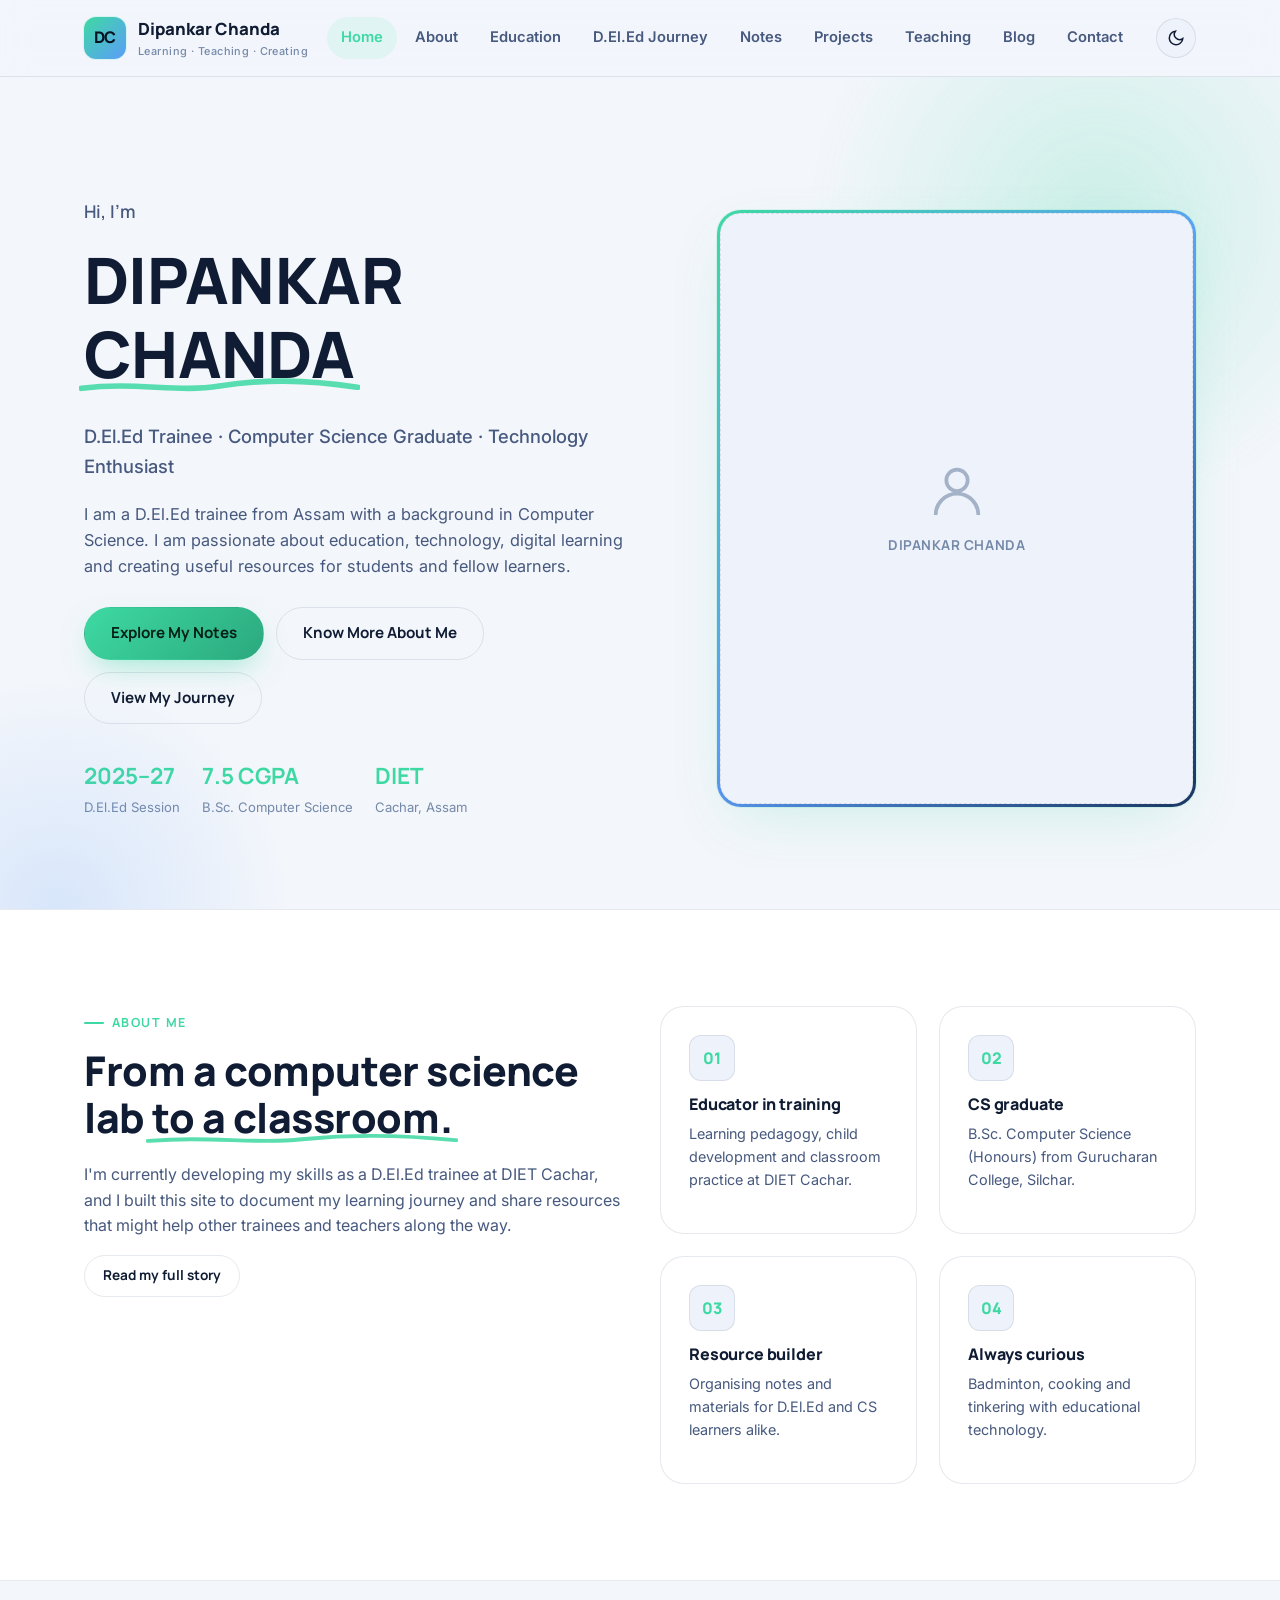
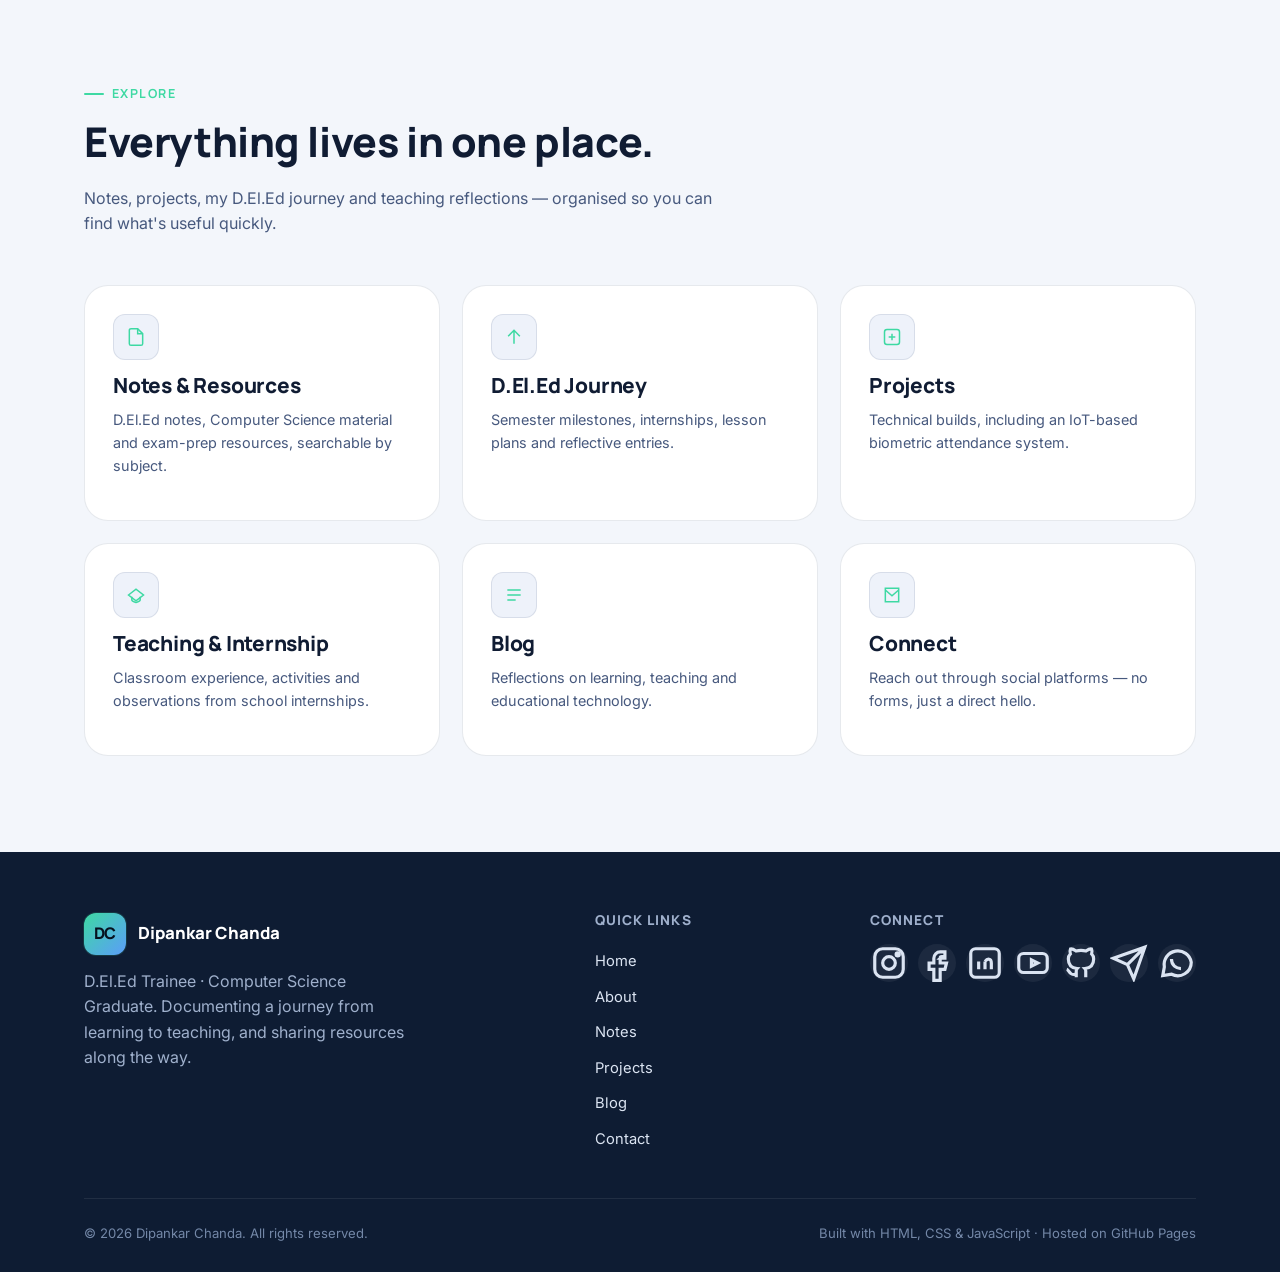
<file: index.html>
<!DOCTYPE html>
<html lang="en">
<head>
<meta charset="UTF-8">
<meta name="viewport" content="width=device-width, initial-scale=1.0">
<title>Dipankar Chanda | D.El.Ed Trainee &amp; Educational Resources</title>
<meta name="description" content="Official personal website of Dipankar Chanda, D.El.Ed trainee from Assam, sharing educational notes, teaching resources, projects and learning experiences.">
<link rel="canonical" href="https://YOUR_GITHUB_USERNAME.github.io/YOUR_REPOSITORY_NAME/index.html">
<meta property="og:title" content="Dipankar Chanda | D.El.Ed Trainee & Educational Resources">
<meta property="og:description" content="Learning, teaching, creating and connecting — a personal hub of educational notes, projects and reflections.">
<meta property="og:type" content="website">
<link rel="icon" href="favicon.svg" type="image/svg+xml">
<link rel="preconnect" href="https://fonts.googleapis.com">
<link href="https://fonts.googleapis.com/css2?family=Inter:wght@400;500;600;700&family=Manrope:wght@600;700;800&display=swap" rel="stylesheet">
<link rel="stylesheet" href="css/style.css">
<link rel="stylesheet" href="css/responsive.css">
<link rel="stylesheet" href="css/animations.css">
<script src="js/theme.js"></script>
</head>
<body>
<a href="#main" class="skip-link">Skip to content</a>
<header class="site-header" id="site-header"></header>

<main id="main">

  <!-- HERO -->
  <section class="hero">
    <div class="container hero-grid">
      <div>
        <p class="hero-kicker reveal">Hi, I'm</p>
        <h1 class="reveal">DIPANKAR <span class="chalk">CHANDA</span></h1>
        <p class="hero-role reveal">D.El.Ed Trainee &middot; Computer Science Graduate &middot; Technology Enthusiast</p>
        <p class="hero-desc reveal">I am a D.El.Ed trainee from Assam with a background in Computer Science. I am passionate about education, technology, digital learning and creating useful resources for students and fellow learners.</p>
        <div class="hero-cta reveal">
          <a href="notes.html" class="btn btn-primary">Explore My Notes</a>
          <a href="about.html" class="btn btn-ghost">Know More About Me</a>
          <a href="journey.html" class="btn btn-ghost">View My Journey</a>
        </div>
        <div class="hero-stats reveal">
          <div class="hero-stat"><b>2025–27</b><span>D.El.Ed Session</span></div>
          <div class="hero-stat"><b>7.5 CGPA </b><span>B.Sc. Computer Science</span></div>
          <div class="hero-stat"><b>DIET</b><span>Cachar, Assam</span></div>
        </div>
      </div>
      <div class="reveal">
        <div class="hero-photo-wrap">
          <div class="hero-photo">
            <svg viewBox="0 0 24 24" fill="none" stroke="currentColor" stroke-width="1.4"><circle cx="12" cy="8" r="4"/><path d="M4 21c0-4.4 3.6-8 8-8s8 3.6 8 8"/></svg>
            <span> DIPANKAR CHANDA </span>
          </div>
        </div>
      </div>
    </div>
  </section>

  <!-- QUICK ABOUT -->
  <section class="section section-alt">
    <div class="container two-col">
      <div class="reveal">
        <p class="eyebrow">About Me</p>
        <h2>From a computer science lab <span class="chalk">to a classroom.</span></h2>
        <p>I'm currently developing my skills as a D.El.Ed trainee at DIET Cachar, and I built this site to document my learning journey and share resources that might help other trainees and teachers along the way.</p>
        <a href="about.html" class="btn btn-ghost btn-sm">Read my full story</a>
      </div>
      <div class="grid grid-2 stagger">
        <div class="card reveal">
          <div class="skill-icon">01</div>
          <h3 style="font-size:1rem;">Educator in training</h3>
          <p style="font-size:0.9rem;">Learning pedagogy, child development and classroom practice at DIET Cachar.</p>
        </div>
        <div class="card reveal">
          <div class="skill-icon">02</div>
          <h3 style="font-size:1rem;">CS graduate</h3>
          <p style="font-size:0.9rem;">B.Sc. Computer Science (Honours) from Gurucharan College, Silchar.</p>
        </div>
        <div class="card reveal">
          <div class="skill-icon">03</div>
          <h3 style="font-size:1rem;">Resource builder</h3>
          <p style="font-size:0.9rem;">Organising notes and materials for D.El.Ed and CS learners alike.</p>
        </div>
        <div class="card reveal">
          <div class="skill-icon">04</div>
          <h3 style="font-size:1rem;">Always curious</h3>
          <p style="font-size:0.9rem;">Badminton, cooking and tinkering with educational technology.</p>
        </div>
      </div>
    </div>
  </section>

  <!-- SECTION PREVIEWS -->
  <section class="section">
    <div class="container">
      <div class="section-head reveal">
        <p class="eyebrow">Explore</p>
        <h2>Everything lives in one place.</h2>
        <p>Notes, projects, my D.El.Ed journey and teaching reflections — organised so you can find what's useful quickly.</p>
      </div>
      <div class="grid grid-3 stagger">
        <a href="notes.html" class="card reveal">
          <div class="skill-icon"><svg width="20" height="20" viewBox="0 0 24 24" fill="none" stroke="currentColor" stroke-width="1.8"><path d="M14 2H6a2 2 0 0 0-2 2v16a2 2 0 0 0 2 2h12a2 2 0 0 0 2-2V8z"/><path d="M14 2v6h6"/></svg></div>
          <h3>Notes &amp; Resources</h3>
          <p style="font-size:0.9rem;">D.El.Ed notes, Computer Science material and exam-prep resources, searchable by subject.</p>
        </a>
        <a href="journey.html" class="card reveal">
          <div class="skill-icon"><svg width="20" height="20" viewBox="0 0 24 24" fill="none" stroke="currentColor" stroke-width="1.8"><path d="M12 20V4M5 11l7-7 7 7"/></svg></div>
          <h3>D.El.Ed Journey</h3>
          <p style="font-size:0.9rem;">Semester milestones, internships, lesson plans and reflective entries.</p>
        </a>
        <a href="projects.html" class="card reveal">
          <div class="skill-icon"><svg width="20" height="20" viewBox="0 0 24 24" fill="none" stroke="currentColor" stroke-width="1.8"><rect x="3" y="3" width="18" height="18" rx="3"/><path d="M8 12h8M12 8v8"/></svg></div>
          <h3>Projects</h3>
          <p style="font-size:0.9rem;">Technical builds, including an IoT-based biometric attendance system.</p>
        </a>
        <a href="teaching.html" class="card reveal">
          <div class="skill-icon"><svg width="20" height="20" viewBox="0 0 24 24" fill="none" stroke="currentColor" stroke-width="1.8"><path d="M3 12l9-7 9 7-9 7-9-7z"/><path d="M7 14v4c0 1.5 5 3 5 3s5-1.5 5-3v-4"/></svg></div>
          <h3>Teaching &amp; Internship</h3>
          <p style="font-size:0.9rem;">Classroom experience, activities and observations from school internships.</p>
        </a>
        <a href="blog.html" class="card reveal">
          <div class="skill-icon"><svg width="20" height="20" viewBox="0 0 24 24" fill="none" stroke="currentColor" stroke-width="1.8"><path d="M4 6h16M4 12h16M4 18h10"/></svg></div>
          <h3>Blog</h3>
          <p style="font-size:0.9rem;">Reflections on learning, teaching and educational technology.</p>
        </a>
        <a href="contact.html" class="card reveal">
          <div class="skill-icon"><svg width="20" height="20" viewBox="0 0 24 24" fill="none" stroke="currentColor" stroke-width="1.8"><path d="M4 4h16v16H4z"/><path d="M4 6l8 7 8-7"/></svg></div>
          <h3>Connect</h3>
          <p style="font-size:0.9rem;">Reach out through social platforms — no forms, just a direct hello.</p>
        </a>
      </div>
    </div>
  </section>

</main>

<footer class="site-footer" id="site-footer"></footer>

<script src="js/components.js"></script>
<script src="js/navigation.js"></script>
<script src="js/main.js"></script>
</body>
</html>
</file>
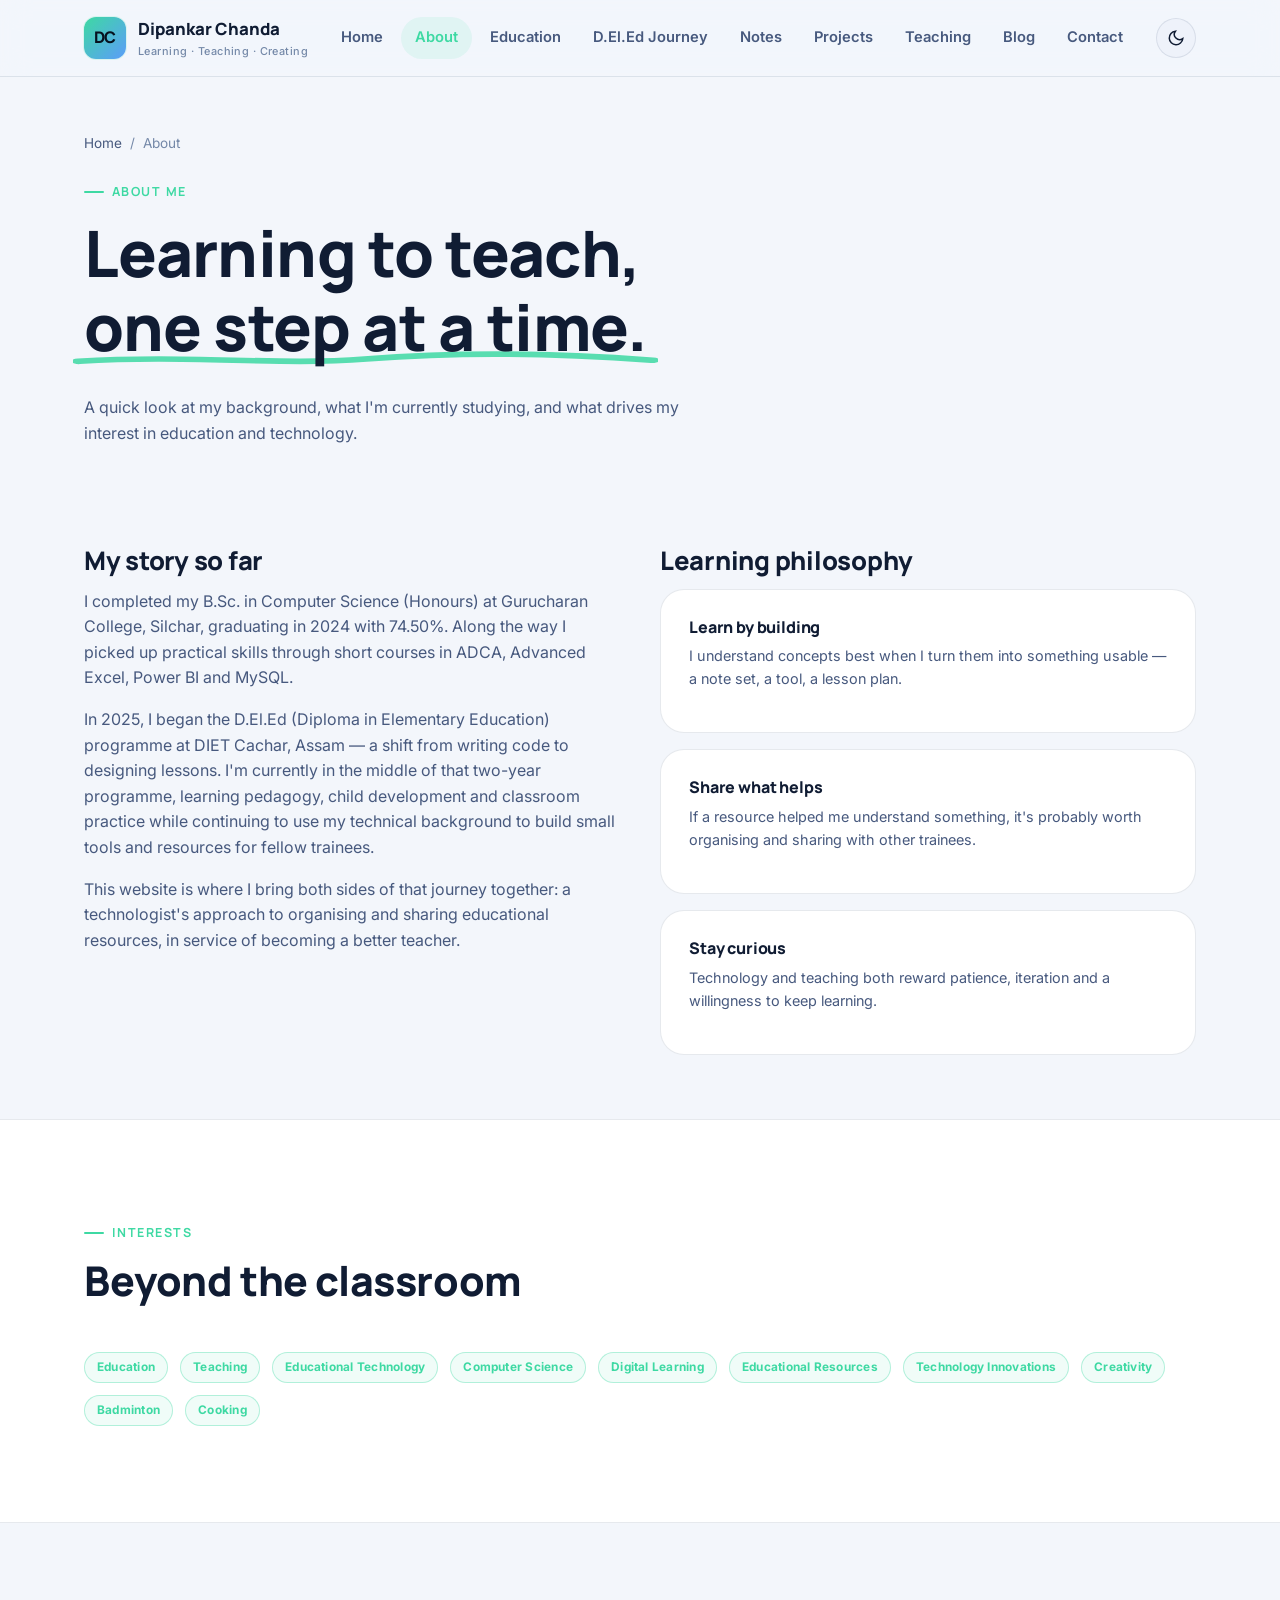
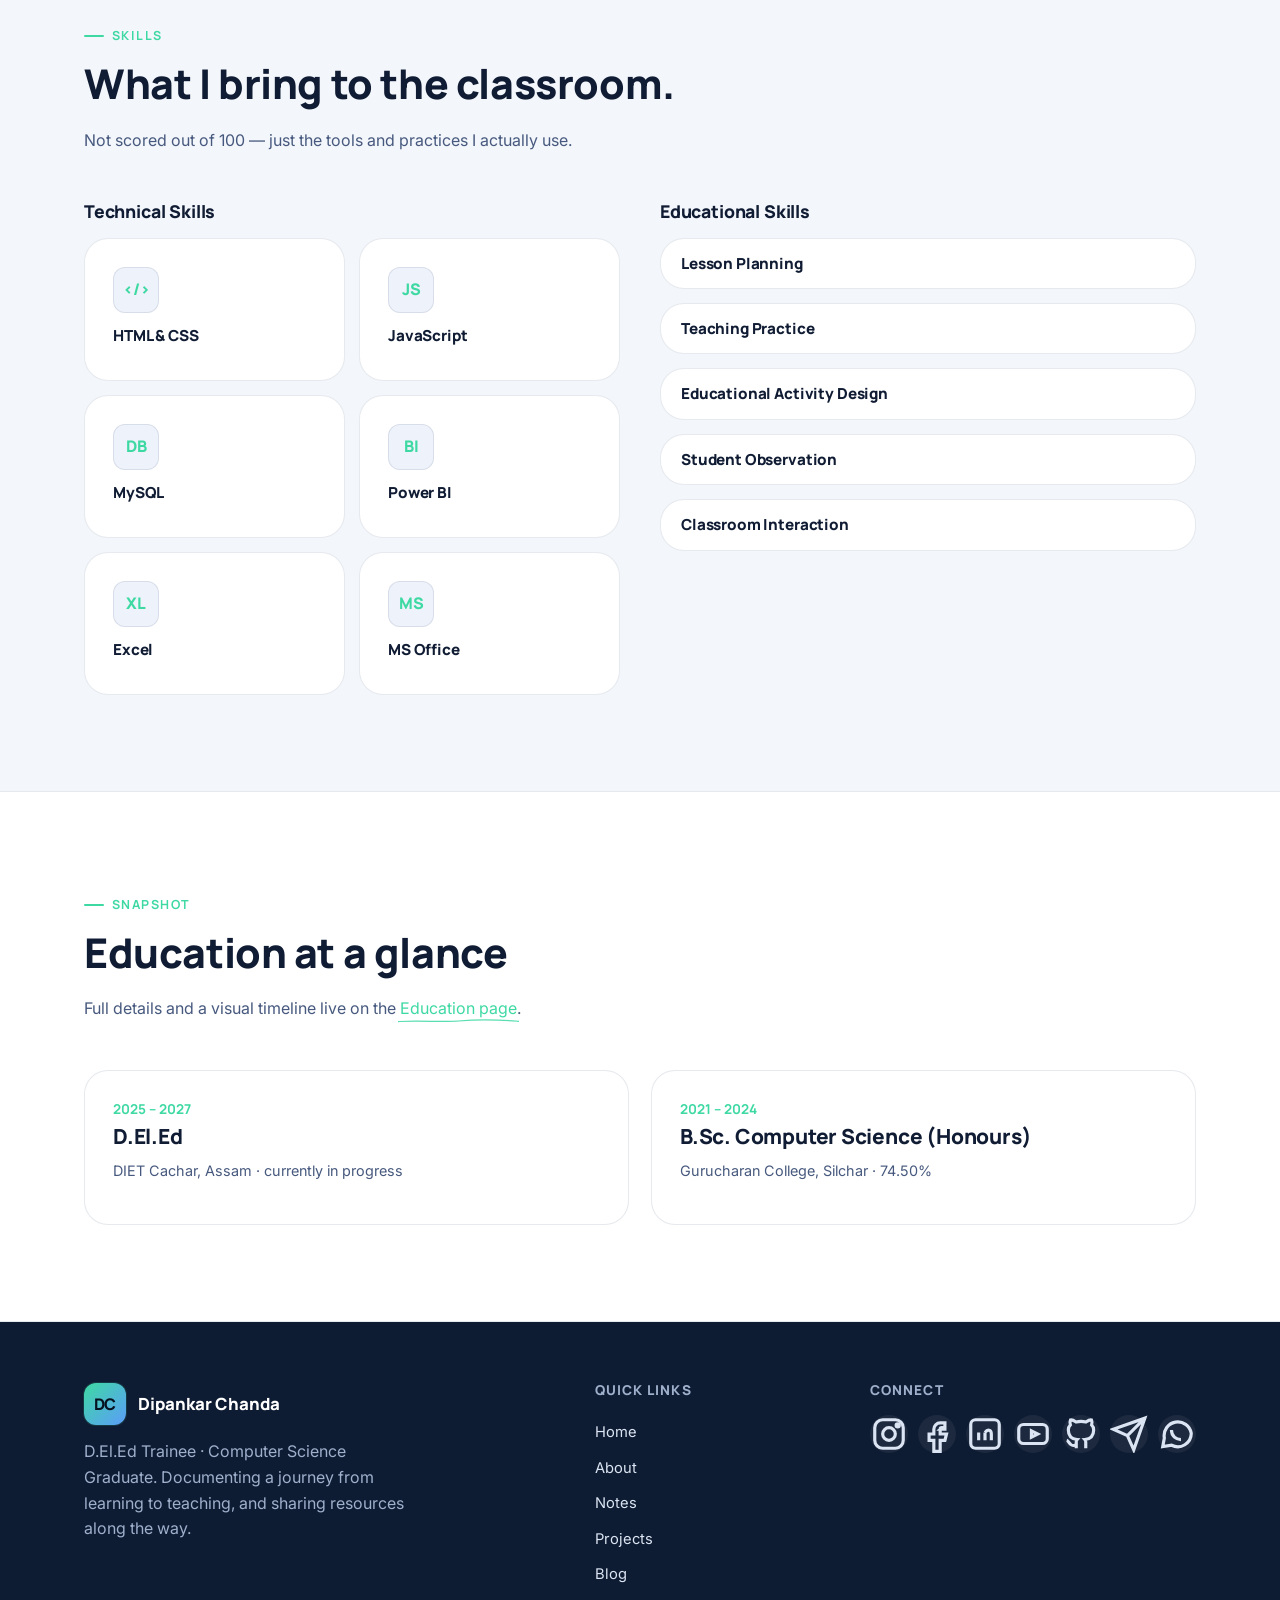
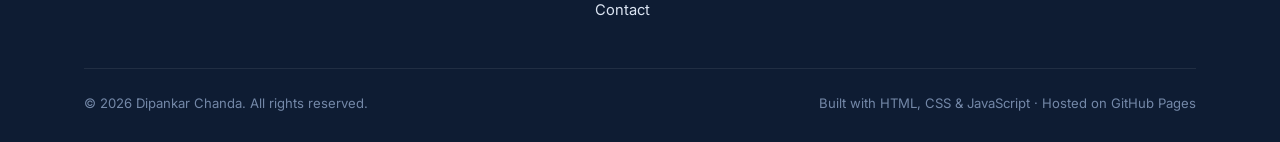
<file: about.html>
<!DOCTYPE html>
<html lang="en">
<head>
<meta charset="UTF-8">
<meta name="viewport" content="width=device-width, initial-scale=1.0">
<title>About Me | Dipankar Chanda</title>
<meta name="description" content="Learn about Dipankar Chanda's journey from a Computer Science degree to training as a D.El.Ed elementary school teacher in Assam.">
<link rel="canonical" href="https://YOUR_GITHUB_USERNAME.github.io/YOUR_REPOSITORY_NAME/about.html">
<link rel="icon" href="favicon.svg" type="image/svg+xml">
<link rel="preconnect" href="https://fonts.googleapis.com">
<link href="https://fonts.googleapis.com/css2?family=Inter:wght@400;500;600;700&family=Manrope:wght@600;700;800&display=swap" rel="stylesheet">
<link rel="stylesheet" href="css/style.css">
<link rel="stylesheet" href="css/responsive.css">
<link rel="stylesheet" href="css/animations.css">
<script src="js/theme.js"></script>
</head>
<body>
<a href="#main" class="skip-link">Skip to content</a>
<header class="site-header" id="site-header"></header>

<main id="main">
  <section class="page-head">
    <div class="container">
      <div class="breadcrumb"><a href="index.html">Home</a><span>/</span><span>About</span></div>
      <p class="eyebrow reveal">About Me</p>
      <h1 class="reveal">Learning to teach, <span class="chalk">one step at a time.</span></h1>
      <p class="reveal">A quick look at my background, what I'm currently studying, and what drives my interest in education and technology.</p>
    </div>
  </section>

  <section class="section-tight">
    <div class="container two-col">
      <div class="reveal">
        <h2 style="font-size:1.6rem;">My story so far</h2>
        <p>I completed my B.Sc. in Computer Science (Honours) at Gurucharan College, Silchar, graduating in 2024 with 74.50%. Along the way I picked up practical skills through short courses in ADCA, Advanced Excel, Power BI and MySQL.</p>
        <p>In 2025, I began the D.El.Ed (Diploma in Elementary Education) programme at DIET Cachar, Assam — a shift from writing code to designing lessons. I'm currently in the middle of that two-year programme, learning pedagogy, child development and classroom practice while continuing to use my technical background to build small tools and resources for fellow trainees.</p>
        <p>This website is where I bring both sides of that journey together: a technologist's approach to organising and sharing educational resources, in service of becoming a better teacher.</p>
      </div>
      <div class="reveal">
        <h2 style="font-size:1.6rem;">Learning philosophy</h2>
        <div class="grid stagger" style="gap:16px;">
          <div class="card reveal">
            <h3 style="font-size:1rem;">Learn by building</h3>
            <p style="font-size:0.9rem;">I understand concepts best when I turn them into something usable — a note set, a tool, a lesson plan.</p>
          </div>
          <div class="card reveal">
            <h3 style="font-size:1rem;">Share what helps</h3>
            <p style="font-size:0.9rem;">If a resource helped me understand something, it's probably worth organising and sharing with other trainees.</p>
          </div>
          <div class="card reveal">
            <h3 style="font-size:1rem;">Stay curious</h3>
            <p style="font-size:0.9rem;">Technology and teaching both reward patience, iteration and a willingness to keep learning.</p>
          </div>
        </div>
      </div>
    </div>
  </section>

  <section class="section section-alt">
    <div class="container">
      <div class="section-head reveal">
        <p class="eyebrow">Interests</p>
        <h2>Beyond the classroom</h2>
      </div>
      <div class="tag-row reveal" style="gap:12px;">
        <span class="tag tag-accent">Education</span>
        <span class="tag tag-accent">Teaching</span>
        <span class="tag tag-accent">Educational Technology</span>
        <span class="tag tag-accent">Computer Science</span>
        <span class="tag tag-accent">Digital Learning</span>
        <span class="tag tag-accent">Educational Resources</span>
        <span class="tag tag-accent">Technology Innovations</span>
        <span class="tag tag-accent">Creativity</span>
        <span class="tag tag-accent">Badminton</span>
        <span class="tag tag-accent">Cooking</span>
      </div>
    </div>
  </section>

  <section class="section">
    <div class="container">
      <div class="section-head reveal">
        <p class="eyebrow">Skills</p>
        <h2>What I bring to the classroom.</h2>
        <p>Not scored out of 100 — just the tools and practices I actually use.</p>
      </div>
      <div class="two-col">
        <div>
          <h3 style="font-size:1.1rem; margin-bottom:16px;">Technical Skills</h3>
          <div class="grid grid-2 stagger" style="gap:14px;">
            <div class="card skill-card reveal"><div class="skill-icon">&lt;/&gt;</div><h3 style="font-size:0.95rem;">HTML &amp; CSS</h3></div>
            <div class="card skill-card reveal"><div class="skill-icon">JS</div><h3 style="font-size:0.95rem;">JavaScript</h3></div>
            <div class="card skill-card reveal"><div class="skill-icon">DB</div><h3 style="font-size:0.95rem;">MySQL</h3></div>
            <div class="card skill-card reveal"><div class="skill-icon">BI</div><h3 style="font-size:0.95rem;">Power BI</h3></div>
            <div class="card skill-card reveal"><div class="skill-icon">XL</div><h3 style="font-size:0.95rem;">Excel</h3></div>
            <div class="card skill-card reveal"><div class="skill-icon">MS</div><h3 style="font-size:0.95rem;">MS Office</h3></div>
          </div>
        </div>
        <div>
          <h3 style="font-size:1.1rem; margin-bottom:16px;">Educational Skills</h3>
          <div class="grid stagger" style="gap:14px;">
            <div class="card reveal" style="padding:16px 20px;"><h3 style="font-size:0.95rem; margin:0;">Lesson Planning</h3></div>
            <div class="card reveal" style="padding:16px 20px;"><h3 style="font-size:0.95rem; margin:0;">Teaching Practice</h3></div>
            <div class="card reveal" style="padding:16px 20px;"><h3 style="font-size:0.95rem; margin:0;">Educational Activity Design</h3></div>
            <div class="card reveal" style="padding:16px 20px;"><h3 style="font-size:0.95rem; margin:0;">Student Observation</h3></div>
            <div class="card reveal" style="padding:16px 20px;"><h3 style="font-size:0.95rem; margin:0;">Classroom Interaction</h3></div>
          </div>
        </div>
      </div>
    </div>
  </section>

  <section class="section section-alt">
    <div class="container">
      <div class="section-head reveal">
        <p class="eyebrow">Snapshot</p>
        <h2>Education at a glance</h2>
        <p>Full details and a visual timeline live on the <a href="education.html" class="chalk" style="color:var(--accent-chalk);">Education page</a>.</p>
      </div>
      <div class="grid grid-2 stagger">
        <div class="card reveal">
          <div class="timeline-meta">2025 – 2027</div>
          <h3>D.El.Ed</h3>
          <p style="font-size:0.9rem;">DIET Cachar, Assam &middot; currently in progress</p>
        </div>
        <div class="card reveal">
          <div class="timeline-meta">2021 – 2024</div>
          <h3>B.Sc. Computer Science (Honours)</h3>
          <p style="font-size:0.9rem;">Gurucharan College, Silchar &middot; 74.50%</p>
        </div>
      </div>
    </div>
  </section>
</main>

<footer class="site-footer" id="site-footer"></footer>

<script src="js/components.js"></script>
<script src="js/navigation.js"></script>
<script src="js/main.js"></script>
</body>
</html>
</file>
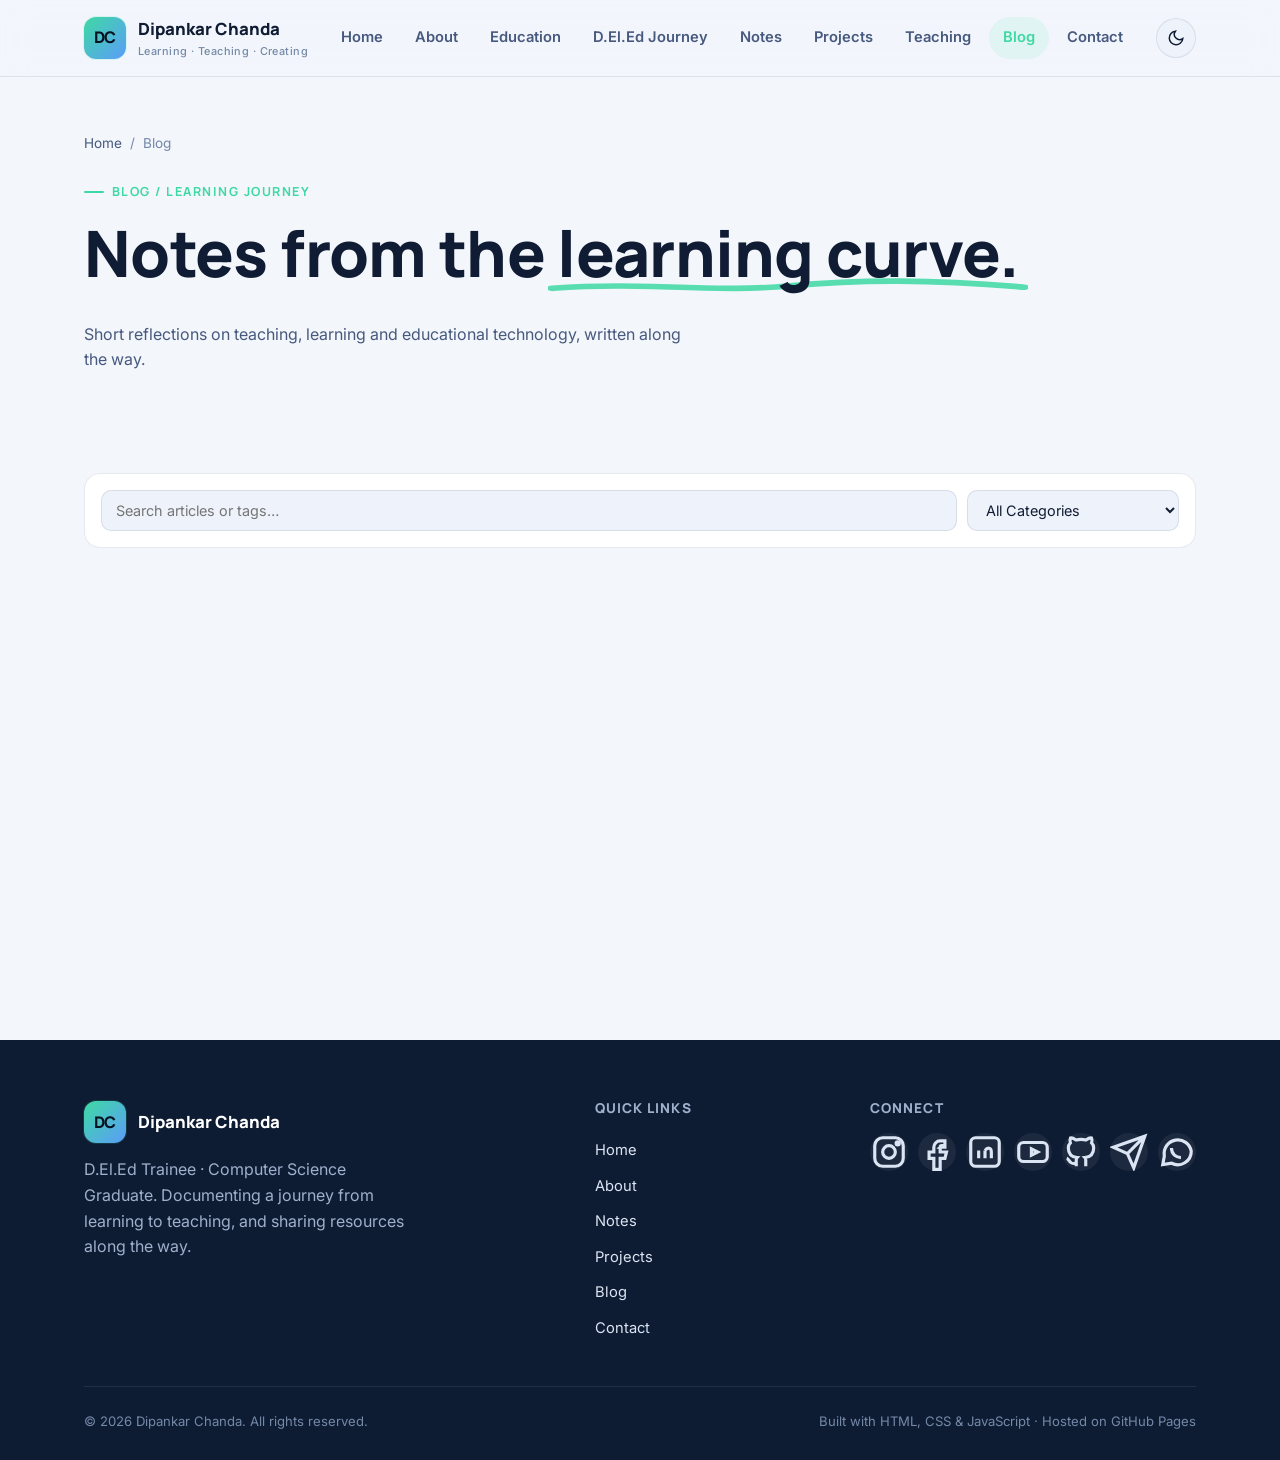
<file: blog.html>
<!DOCTYPE html>
<html lang="en">
<head>
<meta charset="UTF-8">
<meta name="viewport" content="width=device-width, initial-scale=1.0">
<title>Blog | Dipankar Chanda</title>
<meta name="description" content="Reflections on learning, teaching and educational technology from Dipankar Chanda's D.El.Ed journey.">
<link rel="canonical" href="https://YOUR_GITHUB_USERNAME.github.io/YOUR_REPOSITORY_NAME/blog.html">
<link rel="icon" href="favicon.svg" type="image/svg+xml">
<link rel="preconnect" href="https://fonts.googleapis.com">
<link href="https://fonts.googleapis.com/css2?family=Inter:wght@400;500;600;700&family=Manrope:wght@600;700;800&display=swap" rel="stylesheet">
<link rel="stylesheet" href="css/style.css">
<link rel="stylesheet" href="css/responsive.css">
<link rel="stylesheet" href="css/animations.css">
<script src="js/theme.js"></script>
</head>
<body>
<a href="#main" class="skip-link">Skip to content</a>
<header class="site-header" id="site-header"></header>

<main id="main">
  <section class="page-head">
    <div class="container">
      <div class="breadcrumb"><a href="index.html">Home</a><span>/</span><span>Blog</span></div>
      <p class="eyebrow reveal">Blog / Learning Journey</p>
      <h1 class="reveal">Notes from the <span class="chalk">learning curve.</span></h1>
      <p class="reveal">Short reflections on teaching, learning and educational technology, written along the way.</p>
    </div>
  </section>

  <section class="section-tight">
    <div class="container">
      <div id="blog-list-view">
        <div class="filter-bar reveal">
          <input type="search" id="blog-search" placeholder="Search articles or tags…" aria-label="Search articles">
          <select id="blog-filter-category" aria-label="Filter by category"></select>
        </div>
        <div class="grid grid-3 stagger" id="blog-grid">
          <p class="muted">Loading articles…</p>
        </div>
      </div>
      <div id="article-view" style="display:none;"></div>
    </div>
  </section>
</main>

<footer class="site-footer" id="site-footer"></footer>

<script src="js/components.js"></script>
<script src="js/navigation.js"></script>
<script src="js/main.js"></script>
<script src="js/blog.js"></script>
</body>
</html>
</file>
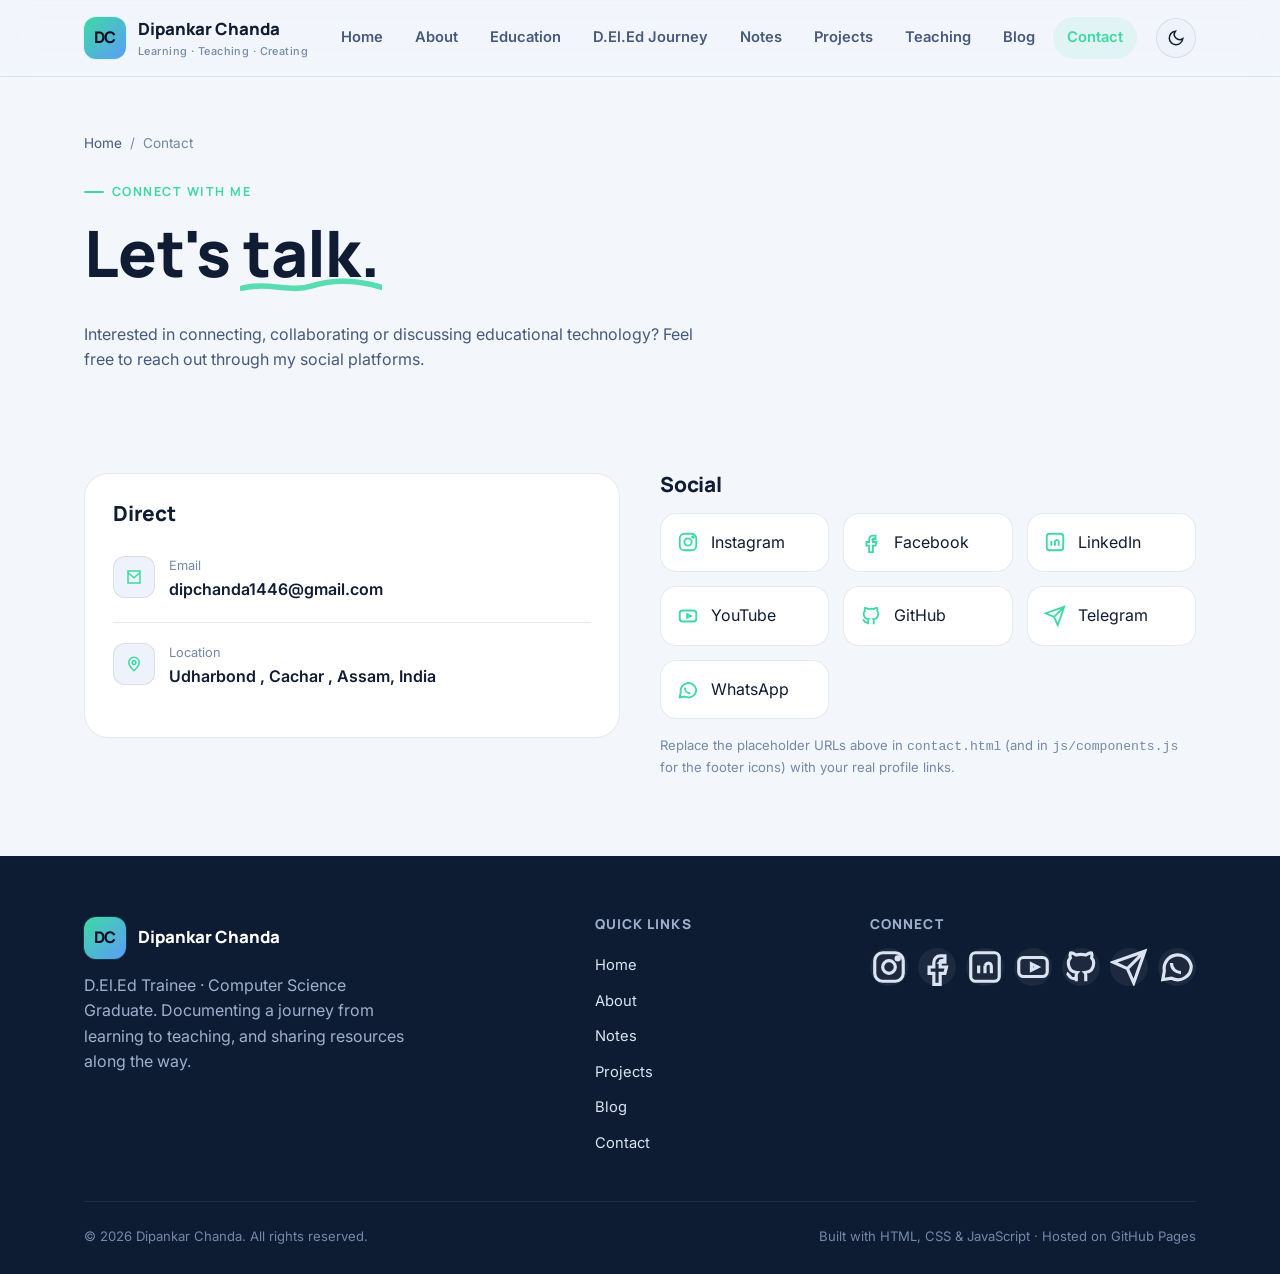
<file: contact.html>
<!DOCTYPE html>
<html lang="en">
<head>
<meta charset="UTF-8">
<meta name="viewport" content="width=device-width, initial-scale=1.0">
<title>Contact | Dipankar Chanda</title>
<meta name="description" content="Get in touch with Dipankar Chanda through email or social media — no forms, just direct links.">
<link rel="canonical" href="https://YOUR_GITHUB_USERNAME.github.io/YOUR_REPOSITORY_NAME/contact.html">
<link rel="icon" href="favicon.svg" type="image/svg+xml">
<link rel="preconnect" href="https://fonts.googleapis.com">
<link href="https://fonts.googleapis.com/css2?family=Inter:wght@400;500;600;700&family=Manrope:wght@600;700;800&display=swap" rel="stylesheet">
<link rel="stylesheet" href="css/style.css">
<link rel="stylesheet" href="css/responsive.css">
<link rel="stylesheet" href="css/animations.css">
<script src="js/theme.js"></script>
</head>
<body>
<a href="#main" class="skip-link">Skip to content</a>
<header class="site-header" id="site-header"></header>

<main id="main">
  <section class="page-head">
    <div class="container">
      <div class="breadcrumb"><a href="index.html">Home</a><span>/</span><span>Contact</span></div>
      <p class="eyebrow reveal">Connect With Me</p>
      <h1 class="reveal">Let's <span class="chalk">talk.</span></h1>
      <p class="reveal">Interested in connecting, collaborating or discussing educational technology? Feel free to reach out through my social platforms.</p>
    </div>
  </section>

  <section class="section-tight">
    <div class="container two-col">
      <div class="card reveal">
        <h2 style="font-size:1.3rem;">Direct</h2>
        <div class="contact-block">
          <div class="icon"><svg width="18" height="18" viewBox="0 0 24 24" fill="none" stroke="currentColor" stroke-width="2"><path d="M4 4h16v16H4z"/><path d="M4 6l8 7 8-7"/></svg></div>
          <div>
            <div class="muted" style="font-size:0.8rem;">Email</div>
            <div style="font-weight:600;">dipchanda1446@gmail.com </div>
          </div>
        </div>
        <div class="contact-block">
          <div class="icon"><svg width="18" height="18" viewBox="0 0 24 24" fill="none" stroke="currentColor" stroke-width="2"><path d="M12 21s-7-6.5-7-11a7 7 0 0 1 14 0c0 4.5-7 11-7 11z"/><circle cx="12" cy="10" r="2.5"/></svg></div>
          <div>
            <div class="muted" style="font-size:0.8rem;">Location</div>
            <div style="font-weight:600;"> Udharbond , Cachar , Assam, India </div>
          </div>
        </div>
      </div>

      <div class="reveal">
        <h2 style="font-size:1.3rem; margin-bottom:16px;">Social</h2>
        <div class="social-grid" id="social-grid">
          <a class="social-card" href="YOUR_INSTAGRAM_URL" target="_blank" rel="noopener"><svg viewBox="0 0 24 24" fill="none" stroke="currentColor" stroke-width="2"><rect x="3" y="3" width="18" height="18" rx="5"/><circle cx="12" cy="12" r="4"/><circle cx="17.5" cy="6.5" r="1"/></svg> Instagram</a>
          <a class="social-card" href="YOUR_FACEBOOK_URL" target="_blank" rel="noopener"><svg viewBox="0 0 24 24" fill="none" stroke="currentColor" stroke-width="2"><path d="M14 9h3V5h-3a4 4 0 0 0-4 4v3H7v4h3v7h4v-7h3l1-4h-4V9a1 1 0 0 1 1-1z"/></svg> Facebook</a>
          <a class="social-card" href="YOUR_LINKEDIN_URL" target="_blank" rel="noopener"><svg viewBox="0 0 24 24" fill="none" stroke="currentColor" stroke-width="2"><rect x="3" y="3" width="18" height="18" rx="3"/><path d="M8 11v5M8 8v.01M12 16v-5M12 11c1.5-2 4-2 4 1v4"/></svg> LinkedIn</a>
          <a class="social-card" href="YOUR_YOUTUBE_URL" target="_blank" rel="noopener"><svg viewBox="0 0 24 24" fill="none" stroke="currentColor" stroke-width="2"><rect x="3" y="6" width="18" height="12" rx="3"/><path d="M11 10l4 2-4 2z"/></svg> YouTube</a>
          <a class="social-card" href="YOUR_GITHUB_URL" target="_blank" rel="noopener"><svg viewBox="0 0 24 24" fill="none" stroke="currentColor" stroke-width="2"><path d="M9 19c-4.3 1.4-4.3-2.5-6-3m12 5v-3.5c0-1 .1-1.4-.5-2 2.8-.3 5.5-1.4 5.5-6a4.6 4.6 0 0 0-1.3-3.2 4.2 4.2 0 0 0-.1-3.2s-1.1-.3-3.5 1.3a12.3 12.3 0 0 0-6.2 0C6.5 2.8 5.4 3.1 5.4 3.1a4.2 4.2 0 0 0-.1 3.2A4.6 4.6 0 0 0 4 9.5c0 4.6 2.7 5.7 5.5 6-.6.6-.6 1.2-.5 2V21"/></svg> GitHub</a>
          <a class="social-card" href="YOUR_TELEGRAM_URL" target="_blank" rel="noopener"><svg viewBox="0 0 24 24" fill="none" stroke="currentColor" stroke-width="2"><path d="M22 2 11 13M22 2l-7 20-4-9-9-4z"/></svg> Telegram</a>
          <a class="social-card" href="YOUR_WHATSAPP_URL" target="_blank" rel="noopener"><svg viewBox="0 0 24 24" fill="none" stroke="currentColor" stroke-width="2"><path d="M21 11.5a8.5 8.5 0 0 1-12.4 7.6L3 20l1-5.5A8.5 8.5 0 1 1 21 11.5z"/><path d="M8.5 9.5c0 4 3 6 6 6"/></svg> WhatsApp</a>
        </div>
        <p class="muted" style="font-size:0.82rem; margin-top:16px;">Replace the placeholder URLs above in <code>contact.html</code> (and in <code>js/components.js</code> for the footer icons) with your real profile links.</p>
      </div>
    </div>
  </section>
</main>

<footer class="site-footer" id="site-footer"></footer>

<script src="js/components.js"></script>
<script src="js/navigation.js"></script>
<script src="js/main.js"></script>
</body>
</html>
</file>
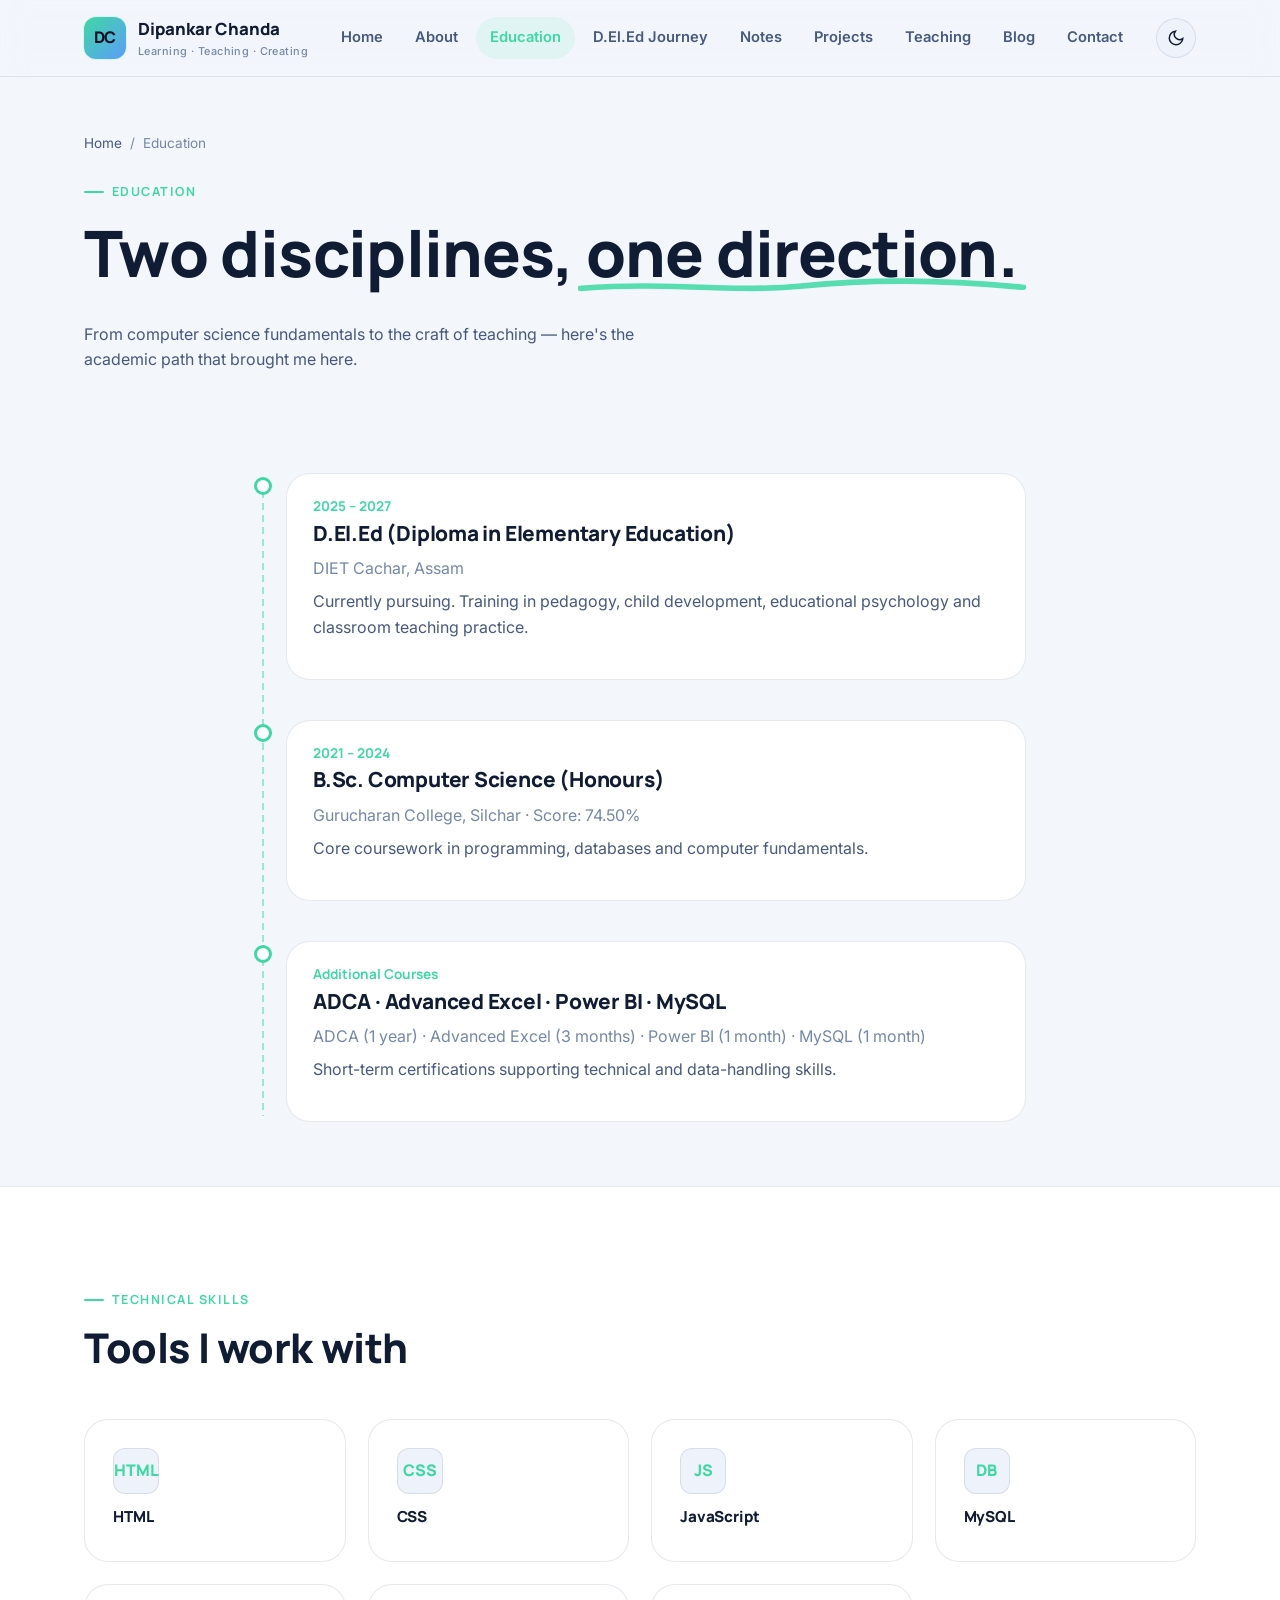
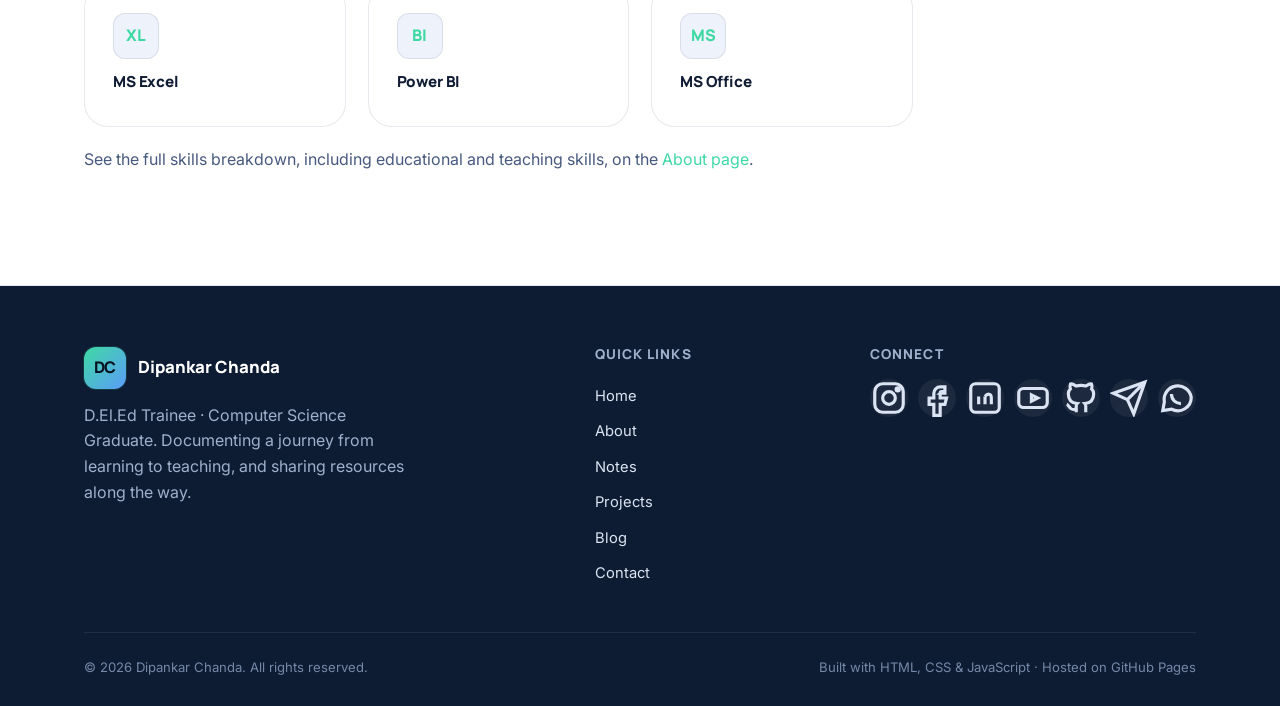
<file: education.html>
<!DOCTYPE html>
<html lang="en">
<head>
<meta charset="UTF-8">
<meta name="viewport" content="width=device-width, initial-scale=1.0">
<title>Education | Dipankar Chanda</title>
<meta name="description" content="Dipankar Chanda's education timeline — from B.Sc. Computer Science (Honours) to the ongoing D.El.Ed programme at DIET Cachar.">
<link rel="canonical" href="https://YOUR_GITHUB_USERNAME.github.io/YOUR_REPOSITORY_NAME/education.html">
<link rel="icon" href="favicon.svg" type="image/svg+xml">
<link rel="preconnect" href="https://fonts.googleapis.com">
<link href="https://fonts.googleapis.com/css2?family=Inter:wght@400;500;600;700&family=Manrope:wght@600;700;800&display=swap" rel="stylesheet">
<link rel="stylesheet" href="css/style.css">
<link rel="stylesheet" href="css/responsive.css">
<link rel="stylesheet" href="css/animations.css">
<script src="js/theme.js"></script>
</head>
<body>
<a href="#main" class="skip-link">Skip to content</a>
<header class="site-header" id="site-header"></header>

<main id="main">
  <section class="page-head">
    <div class="container">
      <div class="breadcrumb"><a href="index.html">Home</a><span>/</span><span>Education</span></div>
      <p class="eyebrow reveal">Education</p>
      <h1 class="reveal">Two disciplines, <span class="chalk">one direction.</span></h1>
      <p class="reveal">From computer science fundamentals to the craft of teaching — here's the academic path that brought me here.</p>
    </div>
  </section>

  <section class="section-tight">
    <div class="container" style="max-width:820px;">
      <div class="timeline stagger" id="education-timeline">
        <!-- Static content mirrors data/education.json for reliability without JS -->
        <div class="timeline-item reveal">
          <span class="timeline-dot"></span>
          <div class="card">
            <div class="timeline-meta">2025 – 2027</div>
            <h3>D.El.Ed (Diploma in Elementary Education)</h3>
            <p class="meta muted" style="margin-bottom:8px;">DIET Cachar, Assam</p>
            <p>Currently pursuing. Training in pedagogy, child development, educational psychology and classroom teaching practice.</p>
          </div>
        </div>
        <div class="timeline-item reveal">
          <span class="timeline-dot"></span>
          <div class="card">
            <div class="timeline-meta">2021 – 2024</div>
            <h3>B.Sc. Computer Science (Honours)</h3>
            <p class="meta muted" style="margin-bottom:8px;">Gurucharan College, Silchar &middot; Score: 74.50%</p>
            <p>Core coursework in programming, databases and computer fundamentals.</p>
          </div>
        </div>
        <div class="timeline-item reveal">
          <span class="timeline-dot"></span>
          <div class="card">
            <div class="timeline-meta">Additional Courses</div>
            <h3>ADCA &middot; Advanced Excel &middot; Power BI &middot; MySQL</h3>
            <p class="meta muted" style="margin-bottom:8px;">ADCA (1 year) &middot; Advanced Excel (3 months) &middot; Power BI (1 month) &middot; MySQL (1 month)</p>
            <p>Short-term certifications supporting technical and data-handling skills.</p>
          </div>
        </div>
      </div>
    </div>
  </section>

  <section class="section section-alt">
    <div class="container">
      <div class="section-head reveal">
        <p class="eyebrow">Technical Skills</p>
        <h2>Tools I work with</h2>
      </div>
      <div class="grid grid-4 stagger">
        <div class="card skill-card reveal"><div class="skill-icon">HTML</div><h3 style="font-size:0.95rem;">HTML</h3></div>
        <div class="card skill-card reveal"><div class="skill-icon">CSS</div><h3 style="font-size:0.95rem;">CSS</h3></div>
        <div class="card skill-card reveal"><div class="skill-icon">JS</div><h3 style="font-size:0.95rem;">JavaScript</h3></div>
        <div class="card skill-card reveal"><div class="skill-icon">DB</div><h3 style="font-size:0.95rem;">MySQL</h3></div>
        <div class="card skill-card reveal"><div class="skill-icon">XL</div><h3 style="font-size:0.95rem;">MS Excel</h3></div>
        <div class="card skill-card reveal"><div class="skill-icon">BI</div><h3 style="font-size:0.95rem;">Power BI</h3></div>
        <div class="card skill-card reveal"><div class="skill-icon">MS</div><h3 style="font-size:0.95rem;">MS Office</h3></div>
      </div>
      <p class="reveal" style="margin-top:20px;">See the full skills breakdown, including educational and teaching skills, on the <a href="about.html" style="color:var(--accent-chalk);">About page</a>.</p>
    </div>
  </section>
</main>

<footer class="site-footer" id="site-footer"></footer>

<script src="js/components.js"></script>
<script src="js/navigation.js"></script>
<script src="js/main.js"></script>
</body>
</html>
</file>
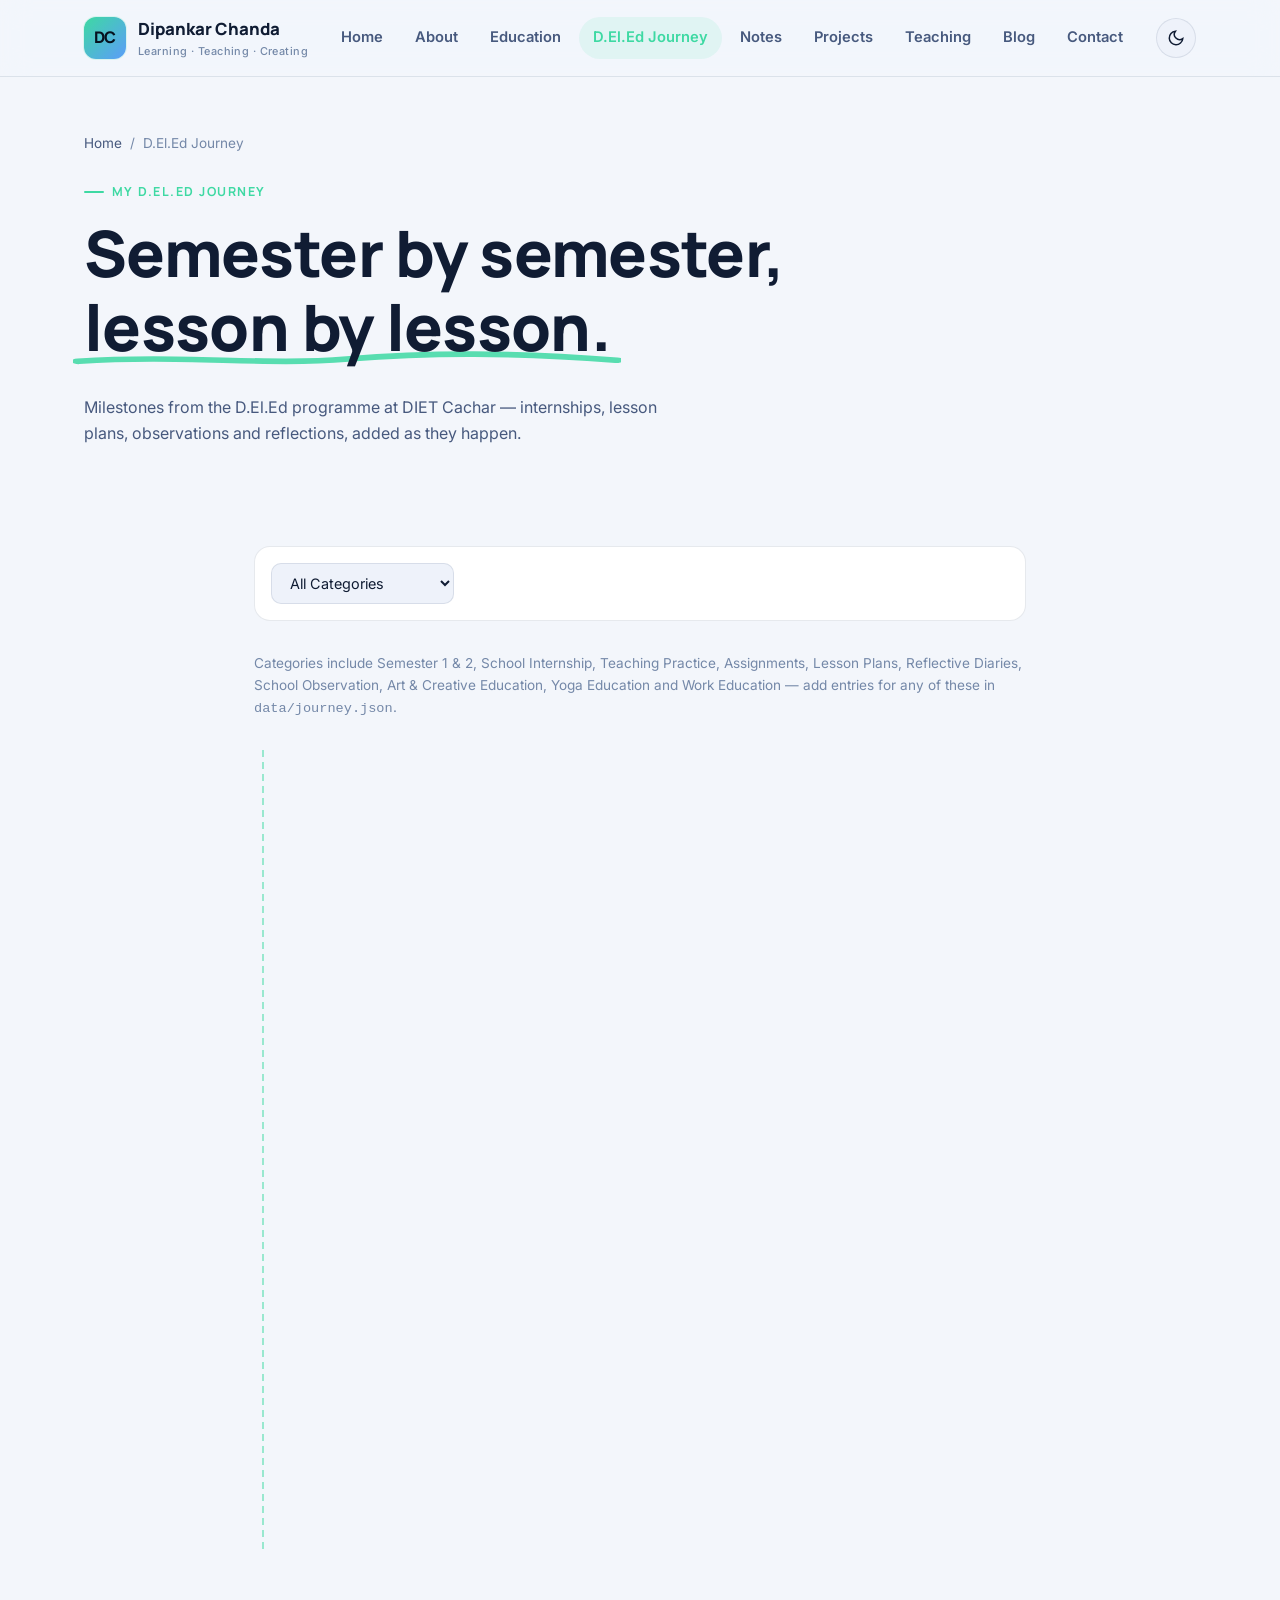
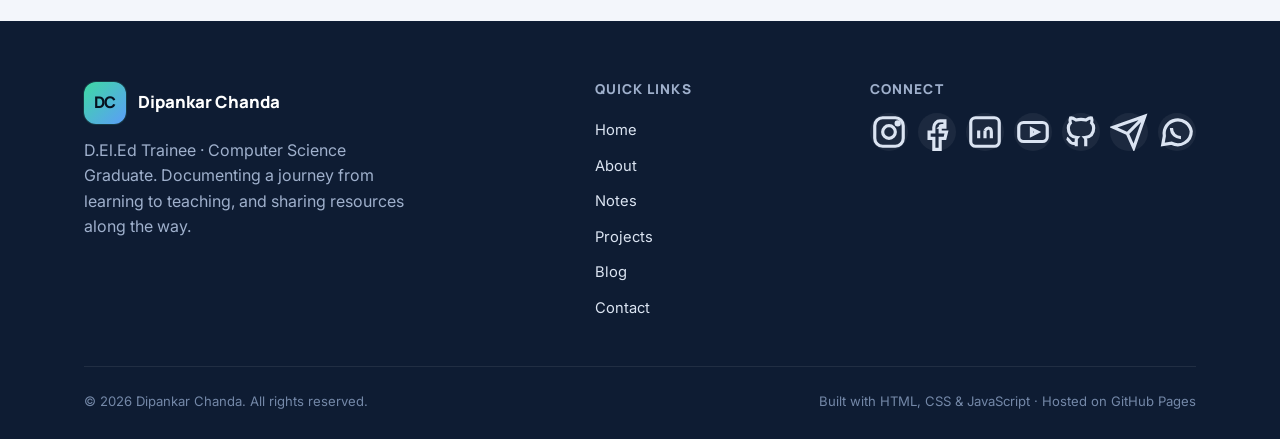
<file: journey.html>
<!DOCTYPE html>
<html lang="en">
<head>
<meta charset="UTF-8">
<meta name="viewport" content="width=device-width, initial-scale=1.0">
<title>D.El.Ed Journey | Dipankar Chanda</title>
<meta name="description" content="Follow Dipankar Chanda's D.El.Ed journey at DIET Cachar — semester milestones, school internships, lesson plans and reflective entries.">
<link rel="canonical" href="https://YOUR_GITHUB_USERNAME.github.io/YOUR_REPOSITORY_NAME/journey.html">
<link rel="icon" href="favicon.svg" type="image/svg+xml">
<link rel="preconnect" href="https://fonts.googleapis.com">
<link href="https://fonts.googleapis.com/css2?family=Inter:wght@400;500;600;700&family=Manrope:wght@600;700;800&display=swap" rel="stylesheet">
<link rel="stylesheet" href="css/style.css">
<link rel="stylesheet" href="css/responsive.css">
<link rel="stylesheet" href="css/animations.css">
<script src="js/theme.js"></script>
</head>
<body>
<a href="#main" class="skip-link">Skip to content</a>
<header class="site-header" id="site-header"></header>

<main id="main">
  <section class="page-head">
    <div class="container">
      <div class="breadcrumb"><a href="index.html">Home</a><span>/</span><span>D.El.Ed Journey</span></div>
      <p class="eyebrow reveal">My D.El.Ed Journey</p>
      <h1 class="reveal">Semester by semester, <span class="chalk">lesson by lesson.</span></h1>
      <p class="reveal">Milestones from the D.El.Ed programme at DIET Cachar — internships, lesson plans, observations and reflections, added as they happen.</p>
    </div>
  </section>

  <section class="section-tight">
    <div class="container" style="max-width:820px;">
      <div class="filter-bar reveal">
        <select id="journey-filter" aria-label="Filter by category">
          <option value="all">All Categories</option>
        </select>
      </div>
      <p class="muted" style="font-size:0.85rem; margin-bottom:24px;">Categories include Semester 1 &amp; 2, School Internship, Teaching Practice, Assignments, Lesson Plans, Reflective Diaries, School Observation, Art &amp; Creative Education, Yoga Education and Work Education — add entries for any of these in <code>data/journey.json</code>.</p>
      <div class="timeline" id="journey-timeline">
        <p class="muted">Loading journey entries…</p>
      </div>
    </div>
  </section>
</main>

<footer class="site-footer" id="site-footer"></footer>

<script src="js/components.js"></script>
<script src="js/navigation.js"></script>
<script src="js/main.js"></script>
<script src="js/journey.js"></script>
</body>
</html>
</file>
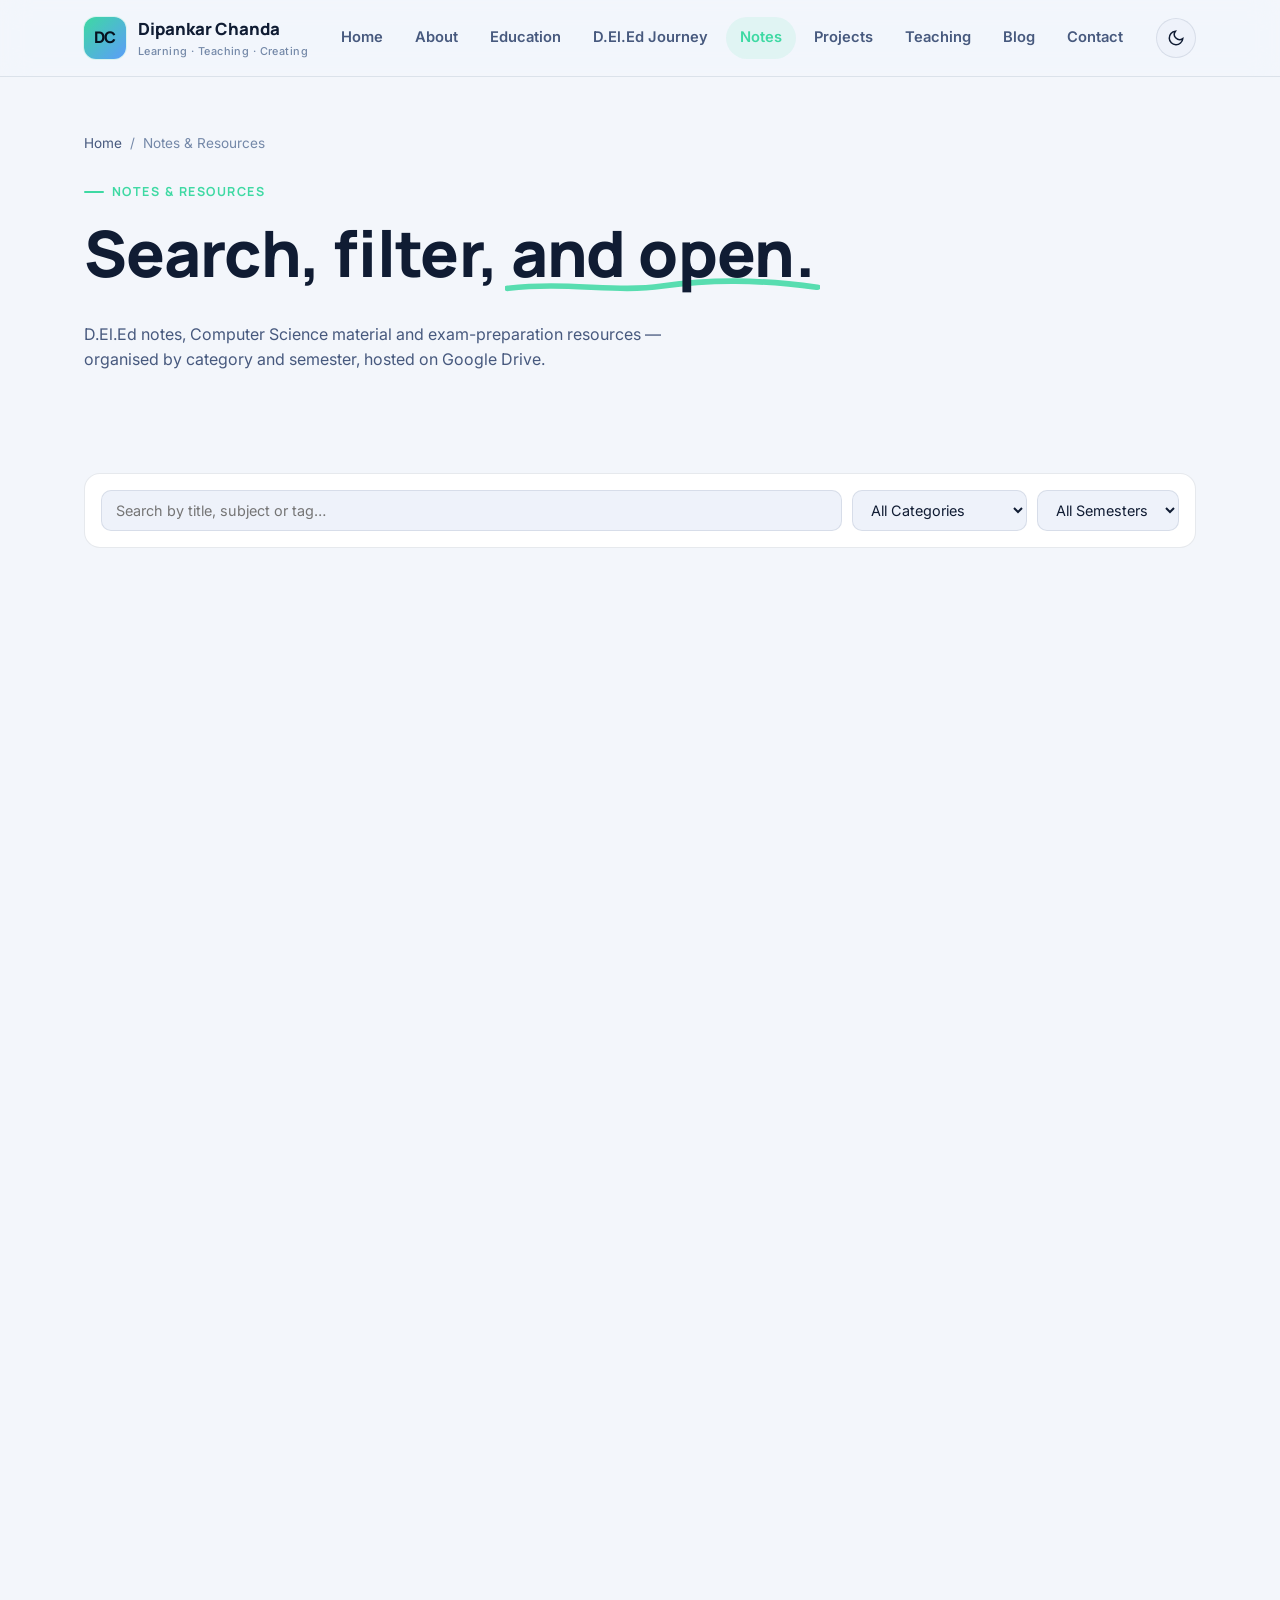
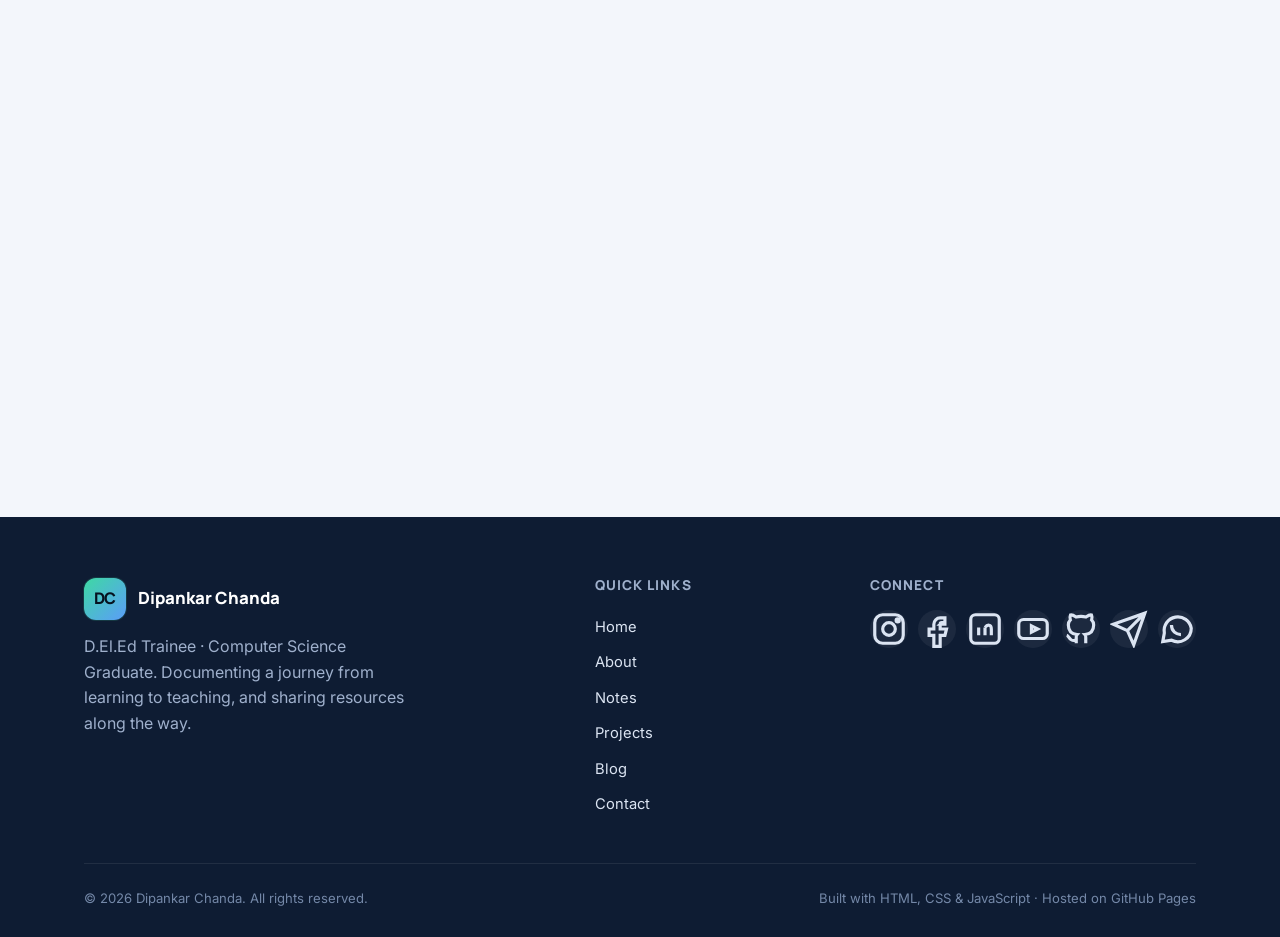
<file: notes.html>
<!DOCTYPE html>
<html lang="en">
<head>
<meta charset="UTF-8">
<meta name="viewport" content="width=device-width, initial-scale=1.0">
<title>Notes &amp; Resources | Dipankar Chanda</title>
<meta name="description" content="Searchable D.El.Ed, Computer Science and exam-preparation notes and resources shared by Dipankar Chanda, linked via Google Drive.">
<link rel="canonical" href="https://YOUR_GITHUB_USERNAME.github.io/YOUR_REPOSITORY_NAME/notes.html">
<link rel="icon" href="favicon.svg" type="image/svg+xml">
<link rel="preconnect" href="https://fonts.googleapis.com">
<link href="https://fonts.googleapis.com/css2?family=Inter:wght@400;500;600;700&family=Manrope:wght@600;700;800&display=swap" rel="stylesheet">
<link rel="stylesheet" href="css/style.css">
<link rel="stylesheet" href="css/responsive.css">
<link rel="stylesheet" href="css/animations.css">
<script src="js/theme.js"></script>
</head>
<body>
<a href="#main" class="skip-link">Skip to content</a>
<header class="site-header" id="site-header"></header>

<main id="main">
  <section class="page-head">
    <div class="container">
      <div class="breadcrumb"><a href="index.html">Home</a><span>/</span><span>Notes &amp; Resources</span></div>
      <p class="eyebrow reveal">Notes &amp; Resources</p>
      <h1 class="reveal">Search, filter, <span class="chalk">and open.</span></h1>
      <p class="reveal">D.El.Ed notes, Computer Science material and exam-preparation resources — organised by category and semester, hosted on Google Drive.</p>
    </div>
  </section>

  <section class="section-tight">
    <div class="container">
      <div class="filter-bar reveal">
        <input type="search" id="note-search" placeholder="Search by title, subject or tag…" aria-label="Search notes">
        <select id="filter-category" aria-label="Filter by category"></select>
        <select id="filter-semester" aria-label="Filter by semester"></select>
      </div>
      <div class="grid grid-3 stagger" id="notes-grid">
        <p class="muted">Loading notes…</p>
      </div>
    </div>
  </section>
</main>

<footer class="site-footer" id="site-footer"></footer>

<script src="js/components.js"></script>
<script src="js/navigation.js"></script>
<script src="js/main.js"></script>
<script src="js/notes.js"></script>
</body>
</html>
</file>
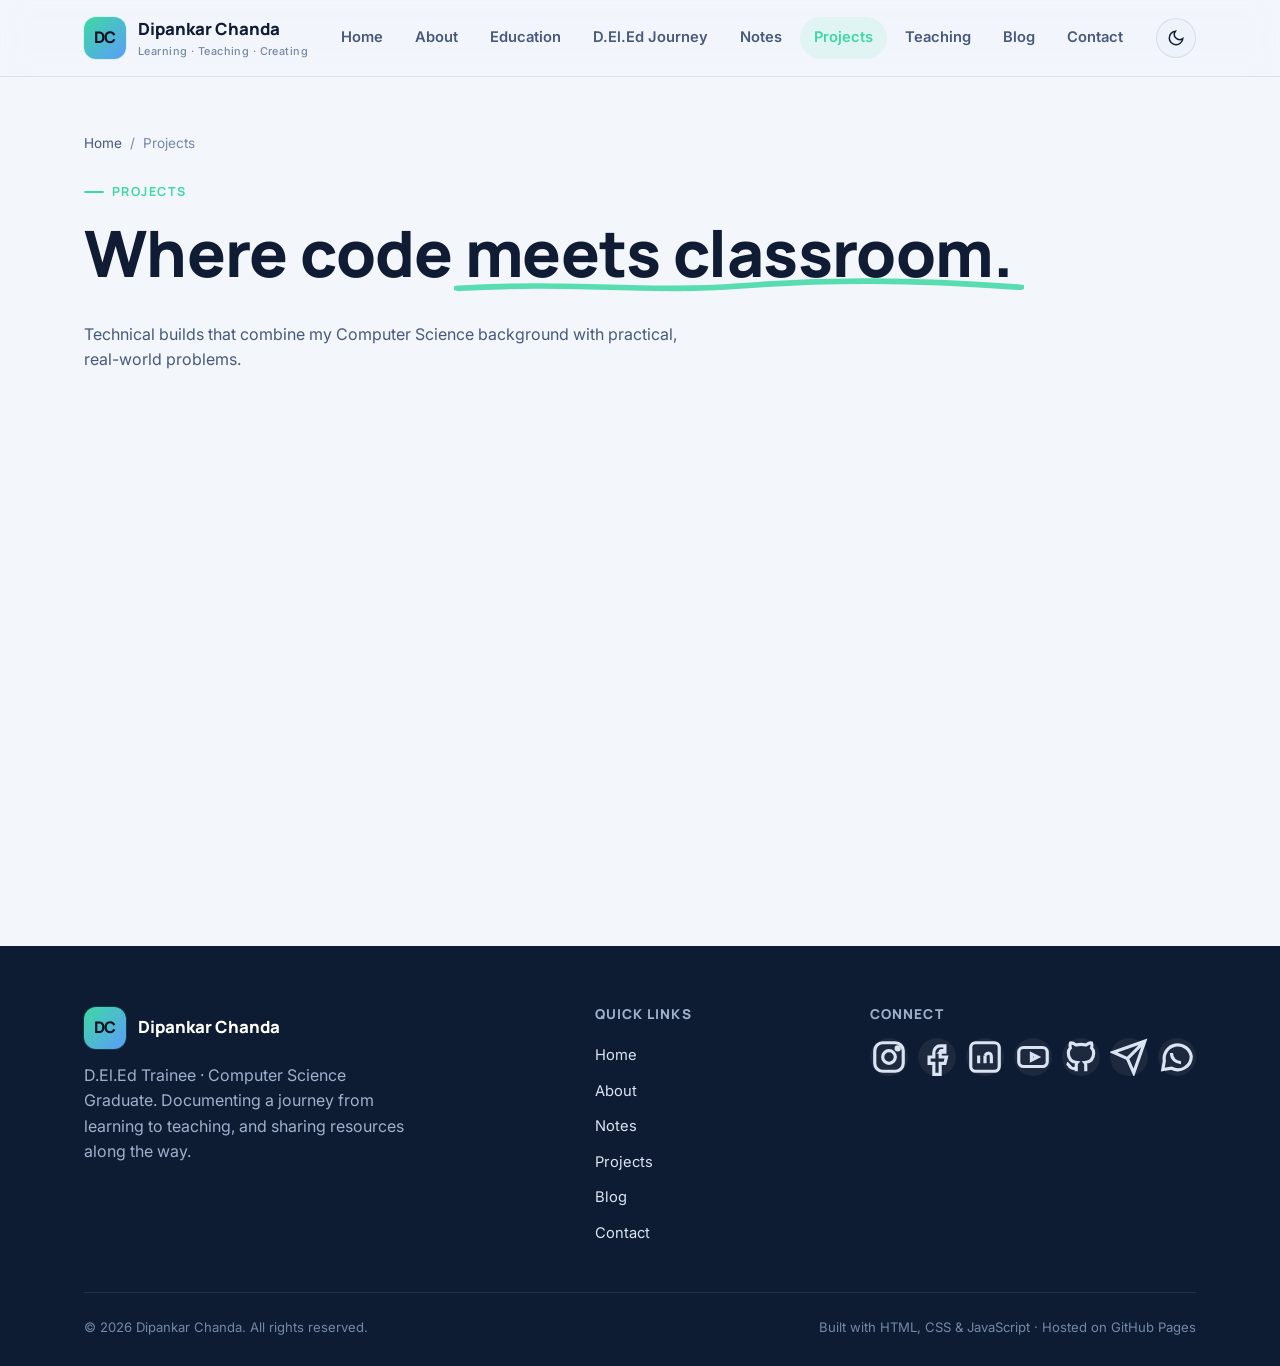
<file: projects.html>
<!DOCTYPE html>
<html lang="en">
<head>
<meta charset="UTF-8">
<meta name="viewport" content="width=device-width, initial-scale=1.0">
<title>Projects | Dipankar Chanda</title>
<meta name="description" content="Technical projects by Dipankar Chanda, including an IoT-based biometric attendance system built with ESP8266 and a fingerprint sensor.">
<link rel="canonical" href="https://YOUR_GITHUB_USERNAME.github.io/YOUR_REPOSITORY_NAME/projects.html">
<link rel="icon" href="favicon.svg" type="image/svg+xml">
<link rel="preconnect" href="https://fonts.googleapis.com">
<link href="https://fonts.googleapis.com/css2?family=Inter:wght@400;500;600;700&family=Manrope:wght@600;700;800&display=swap" rel="stylesheet">
<link rel="stylesheet" href="css/style.css">
<link rel="stylesheet" href="css/responsive.css">
<link rel="stylesheet" href="css/animations.css">
<script src="js/theme.js"></script>
</head>
<body>
<a href="#main" class="skip-link">Skip to content</a>
<header class="site-header" id="site-header"></header>

<main id="main">
  <section class="page-head">
    <div class="container">
      <div class="breadcrumb"><a href="index.html">Home</a><span>/</span><span>Projects</span></div>
      <p class="eyebrow reveal">Projects</p>
      <h1 class="reveal">Where code <span class="chalk">meets classroom.</span></h1>
      <p class="reveal">Technical builds that combine my Computer Science background with practical, real-world problems.</p>
    </div>
  </section>

  <section class="section-tight">
    <div class="container">
      <div class="grid grid-2 stagger" id="projects-grid">
        <p class="muted">Loading projects…</p>
      </div>
    </div>
  </section>
</main>

<footer class="site-footer" id="site-footer"></footer>

<script src="js/components.js"></script>
<script src="js/navigation.js"></script>
<script src="js/main.js"></script>
<script src="js/projects.js"></script>
</body>
</html>
</file>
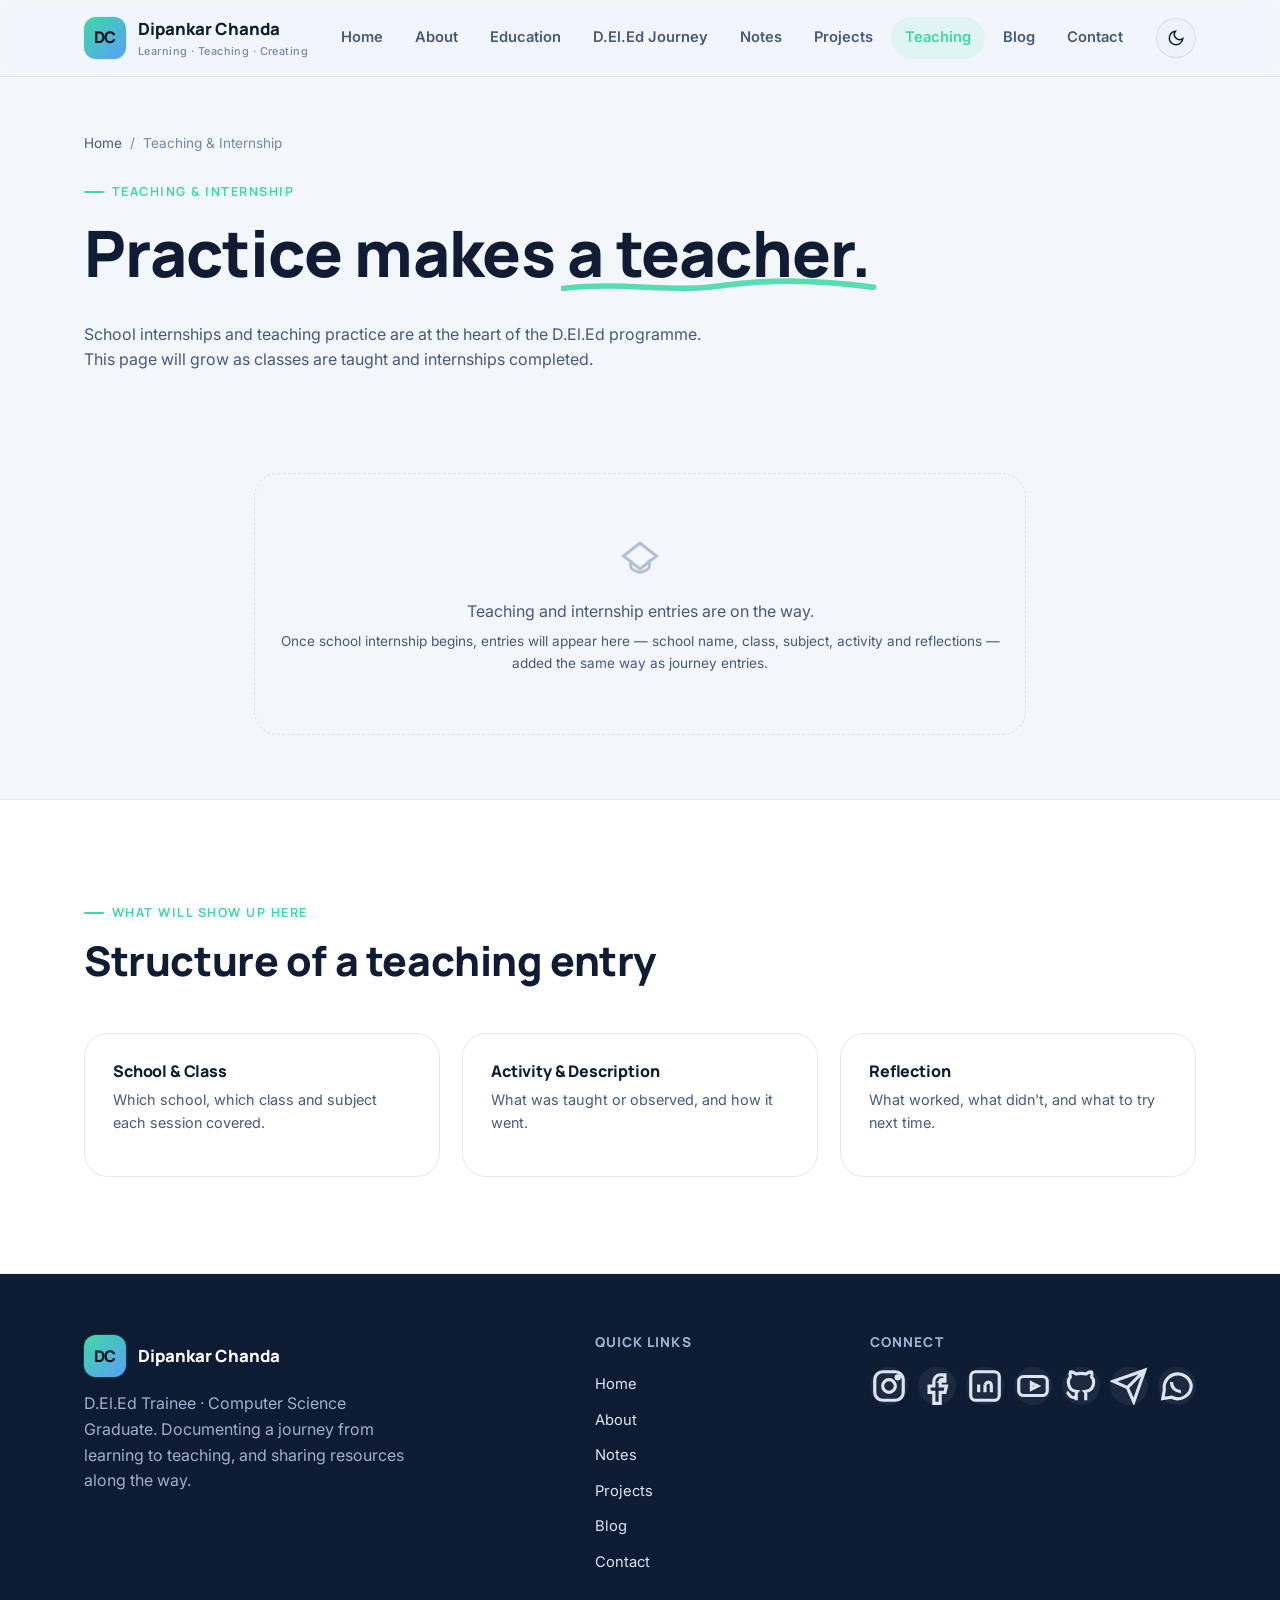
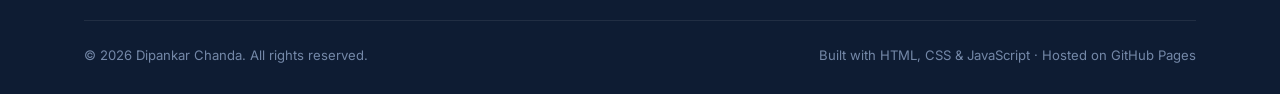
<file: teaching.html>
<!DOCTYPE html>
<html lang="en">
<head>
<meta charset="UTF-8">
<meta name="viewport" content="width=device-width, initial-scale=1.0">
<title>Teaching &amp; Internship | Dipankar Chanda</title>
<meta name="description" content="Dipankar Chanda's teaching practice and school internship experience as part of the D.El.Ed programme at DIET Cachar.">
<link rel="canonical" href="https://YOUR_GITHUB_USERNAME.github.io/YOUR_REPOSITORY_NAME/teaching.html">
<link rel="icon" href="favicon.svg" type="image/svg+xml">
<link rel="preconnect" href="https://fonts.googleapis.com">
<link href="https://fonts.googleapis.com/css2?family=Inter:wght@400;500;600;700&family=Manrope:wght@600;700;800&display=swap" rel="stylesheet">
<link rel="stylesheet" href="css/style.css">
<link rel="stylesheet" href="css/responsive.css">
<link rel="stylesheet" href="css/animations.css">
<script src="js/theme.js"></script>
</head>
<body>
<a href="#main" class="skip-link">Skip to content</a>
<header class="site-header" id="site-header"></header>

<main id="main">
  <section class="page-head">
    <div class="container">
      <div class="breadcrumb"><a href="index.html">Home</a><span>/</span><span>Teaching &amp; Internship</span></div>
      <p class="eyebrow reveal">Teaching &amp; Internship</p>
      <h1 class="reveal">Practice makes <span class="chalk">a teacher.</span></h1>
      <p class="reveal">School internships and teaching practice are at the heart of the D.El.Ed programme. This page will grow as classes are taught and internships completed.</p>
    </div>
  </section>

  <section class="section-tight">
    <div class="container" style="max-width:820px;">
      <div class="empty-state reveal">
        <svg viewBox="0 0 24 24" fill="none" stroke="currentColor" stroke-width="1.6"><path d="M3 12l9-7 9 7-9 7-9-7z"/><path d="M7 14v4c0 1.5 5 3 5 3s5-1.5 5-3v-4"/></svg>
        <p style="margin:0 0 6px;">Teaching and internship entries are on the way.</p>
        <p style="margin:0; font-size:0.85rem;">Once school internship begins, entries will appear here — school name, class, subject, activity and reflections — added the same way as journey entries.</p>
      </div>
    </div>
  </section>

  <section class="section section-alt">
    <div class="container">
      <div class="section-head reveal">
        <p class="eyebrow">What will show up here</p>
        <h2>Structure of a teaching entry</h2>
      </div>
      <div class="grid grid-3 stagger">
        <div class="card reveal"><h3 style="font-size:1rem;">School &amp; Class</h3><p style="font-size:0.9rem;">Which school, which class and subject each session covered.</p></div>
        <div class="card reveal"><h3 style="font-size:1rem;">Activity &amp; Description</h3><p style="font-size:0.9rem;">What was taught or observed, and how it went.</p></div>
        <div class="card reveal"><h3 style="font-size:1rem;">Reflection</h3><p style="font-size:0.9rem;">What worked, what didn't, and what to try next time.</p></div>
      </div>
    </div>
  </section>
</main>

<footer class="site-footer" id="site-footer"></footer>

<script src="js/components.js"></script>
<script src="js/navigation.js"></script>
<script src="js/main.js"></script>
</body>
</html>
</file>
<file: css/style.css>
/* ============================================================
   DIPANKAR CHANDA — PERSONAL WEBSITE
   style.css — design tokens + core components
   Edit the :root variables below to re-theme the whole site.
   ============================================================ */

:root {
  /* Color tokens */
  --navy-950: #070f1f;
  --navy-900: #0b1b33;
  --navy-800: #12294d;
  --navy-700: #1a3661;
  --navy-600: #274a80;
  --ink-0: #f7f9fc;
  --ink-100: #dbe4f2;
  --ink-300: #9fb0cc;
  --ink-500: #7488a8;
  --accent-chalk: #3ed9a3;
  --accent-chalk-dim: #2ba97e;
  --accent-sky: #5b9df9;
  --accent-amber: #f2b84b;
  --danger: #e8637a;

  /* Light mode overrides (applied via [data-theme="light"]) */
  --bg: var(--navy-950);
  --surface: var(--navy-900);
  --surface-2: var(--navy-800);
  --border: rgba(159, 176, 204, 0.16);
  --text: var(--ink-0);
  --text-muted: var(--ink-300);
  --text-faint: var(--ink-500);

  /* Type */
  --font-display: 'Manrope', 'Segoe UI', sans-serif;
  --font-body: 'Inter', 'Segoe UI', sans-serif;

  /* Spacing / shape */
  --radius-sm: 10px;
  --radius-md: 16px;
  --radius-lg: 24px;
  --container: 1160px;
  --shadow-soft: 0 20px 50px -20px rgba(3, 9, 20, 0.6);
  --shadow-glow: 0 0 0 1px rgba(62, 217, 163, 0.15), 0 20px 60px -20px rgba(62, 217, 163, 0.25);

  --ease: cubic-bezier(0.22, 1, 0.36, 1);
}

[data-theme='light'] {
  --bg: #f3f6fb;
  --surface: #ffffff;
  --surface-2: #eef2fa;
  --border: rgba(18, 41, 77, 0.1);
  --text: #101c33;
  --text-muted: #47597e;
  --text-faint: #7488a8;
  --shadow-soft: 0 20px 50px -25px rgba(16, 28, 51, 0.35);
}

.skip-link {
  position: absolute; left: -9999px; top: 0; z-index: 999;
  background: var(--accent-chalk); color: #06121f; padding: 12px 20px;
  border-radius: 0 0 10px 0; font-weight: 700; font-family: var(--font-display);
}
.skip-link:focus { left: 0; }

:focus-visible { outline: 2px solid var(--accent-chalk); outline-offset: 2px; }

* { box-sizing: border-box; }
html { scroll-behavior: smooth; }
@media (prefers-reduced-motion: reduce) {
  html { scroll-behavior: auto; }
  *, *::before, *::after { animation-duration: 0.001ms !important; animation-iteration-count: 1 !important; transition-duration: 0.001ms !important; }
}

body {
  margin: 0;
  background: var(--bg);
  color: var(--text);
  font-family: var(--font-body);
  line-height: 1.6;
  -webkit-font-smoothing: antialiased;
  transition: background 0.3s var(--ease), color 0.3s var(--ease);
  overflow-x: hidden;
}

img { max-width: 100%; display: block; }
a { color: inherit; text-decoration: none; }
ul { list-style: none; margin: 0; padding: 0; }
button { font-family: inherit; cursor: pointer; }

.container {
  width: 100%;
  max-width: var(--container);
  margin: 0 auto;
  padding: 0 24px;
}

h1, h2, h3, h4 {
  font-family: var(--font-display);
  font-weight: 800;
  line-height: 1.15;
  margin: 0 0 0.5em;
  letter-spacing: -0.01em;
}

h1 { font-size: clamp(2.4rem, 5vw, 4rem); }
h2 { font-size: clamp(1.8rem, 3.2vw, 2.6rem); }
h3 { font-size: 1.3rem; }
p { color: var(--text-muted); margin: 0 0 1em; }

.eyebrow {
  display: inline-flex;
  align-items: center;
  gap: 8px;
  font-family: var(--font-display);
  font-size: 0.78rem;
  font-weight: 700;
  letter-spacing: 0.12em;
  text-transform: uppercase;
  color: var(--accent-chalk);
  margin-bottom: 14px;
}
.eyebrow::before {
  content: '';
  width: 20px;
  height: 2px;
  background: var(--accent-chalk);
  border-radius: 2px;
}

/* Chalk underline signature element */
.chalk {
  position: relative;
  display: inline-block;
}
.chalk::after {
  content: '';
  position: absolute;
  left: -2%;
  right: -2%;
  bottom: -0.08em;
  height: 0.28em;
  background-image: url("data:image/svg+xml,%3Csvg xmlns='http://www.w3.org/2000/svg' viewBox='0 0 200 16' preserveAspectRatio='none'%3E%3Cpath d='M2 10 C 40 4, 70 14, 100 8 S 160 2, 198 9' fill='none' stroke='%233ed9a3' stroke-width='5' stroke-linecap='round'/%3E%3C/svg%3E");
  background-size: 100% 100%;
  background-repeat: no-repeat;
  z-index: -1;
  opacity: 0.85;
}

/* Buttons */
.btn {
  display: inline-flex;
  align-items: center;
  justify-content: center;
  gap: 8px;
  padding: 13px 26px;
  border-radius: 999px;
  font-family: var(--font-display);
  font-weight: 700;
  font-size: 0.95rem;
  border: 1px solid transparent;
  transition: transform 0.25s var(--ease), box-shadow 0.25s var(--ease), background 0.25s var(--ease), border-color 0.25s var(--ease);
  white-space: nowrap;
}
.btn:active { transform: translateY(1px) scale(0.98); }
.btn-primary {
  background: linear-gradient(135deg, var(--accent-chalk), var(--accent-chalk-dim));
  color: #052018;
  box-shadow: 0 12px 30px -10px rgba(62, 217, 163, 0.55);
}
.btn-primary:hover { transform: translateY(-2px); box-shadow: 0 18px 36px -10px rgba(62, 217, 163, 0.65); }
.btn-ghost {
  background: transparent;
  border-color: var(--border);
  color: var(--text);
}
.btn-ghost:hover { border-color: var(--accent-chalk); color: var(--accent-chalk); transform: translateY(-2px); }
.btn-sm { padding: 9px 18px; font-size: 0.85rem; }
.btn[disabled] { opacity: 0.45; pointer-events: none; }

/* Header / Nav */
.site-header {
  position: sticky;
  top: 0;
  z-index: 100;
  backdrop-filter: blur(14px) saturate(140%);
  background: color-mix(in srgb, var(--bg) 78%, transparent);
  border-bottom: 1px solid var(--border);
}
.nav-inner {
  display: flex;
  align-items: center;
  justify-content: space-between;
  padding: 16px 24px;
  max-width: var(--container);
  margin: 0 auto;
}
.logo {
  display: flex;
  align-items: center;
  gap: 12px;
  font-family: var(--font-display);
  font-weight: 800;
}
.logo-mark {
  width: 42px; height: 42px;
  border-radius: 12px;
  background: linear-gradient(135deg, var(--accent-chalk), var(--accent-sky));
  color: #06121f;
  display: flex; align-items: center; justify-content: center;
  font-size: 1rem; letter-spacing: -0.02em;
  box-shadow: var(--shadow-glow);
}
.logo-text { font-size: 1.05rem; color: var(--text); }
.logo-text small { display: block; font-family: var(--font-body); font-weight: 500; font-size: 0.68rem; color: var(--text-faint); letter-spacing: 0.04em; }

.nav-links { display: flex; align-items: center; gap: 4px; }
.nav-links a {
  padding: 9px 14px;
  border-radius: 999px;
  font-size: 0.92rem;
  font-weight: 600;
  color: var(--text-muted);
  transition: color 0.2s var(--ease), background 0.2s var(--ease);
}
.nav-links a:hover { color: var(--text); background: var(--surface-2); }
.nav-links a.active { color: var(--accent-chalk); background: rgba(62, 217, 163, 0.1); }

.nav-actions { display: flex; align-items: center; gap: 10px; }
.icon-btn {
  width: 40px; height: 40px;
  border-radius: 999px;
  border: 1px solid var(--border);
  background: var(--surface-2);
  display: flex; align-items: center; justify-content: center;
  color: var(--text);
  transition: border-color 0.2s var(--ease), transform 0.2s var(--ease);
}
.icon-btn:hover { border-color: var(--accent-chalk); transform: translateY(-1px); }
.hamburger { display: none; }

/* Mobile nav drawer */
.nav-drawer {
  position: fixed; inset: 0 0 0 auto; width: min(320px, 82vw);
  background: var(--surface); border-left: 1px solid var(--border);
  transform: translateX(100%); transition: transform 0.35s var(--ease);
  z-index: 200; padding: 24px; overflow-y: auto;
}
.nav-drawer.open { transform: translateX(0); }
.nav-drawer a { display: block; padding: 14px 4px; font-weight: 700; font-family: var(--font-display); border-bottom: 1px solid var(--border); color: var(--text); }
.drawer-backdrop {
  position: fixed; inset: 0; background: rgba(4, 9, 18, 0.55);
  opacity: 0; pointer-events: none; transition: opacity 0.3s var(--ease); z-index: 199;
}
.drawer-backdrop.open { opacity: 1; pointer-events: auto; }
.drawer-close { display: flex; justify-content: flex-end; margin-bottom: 12px; }

/* Cards */
.card {
  background: var(--surface);
  border: 1px solid var(--border);
  border-radius: var(--radius-lg);
  padding: 28px;
  transition: transform 0.3s var(--ease), box-shadow 0.3s var(--ease), border-color 0.3s var(--ease);
}
.card:hover { transform: translateY(-4px); box-shadow: var(--shadow-soft); border-color: rgba(62, 217, 163, 0.35); }
.card-glass {
  background: color-mix(in srgb, var(--surface) 65%, transparent);
  backdrop-filter: blur(10px);
}

.grid { display: grid; gap: 22px; }
.grid-2 { grid-template-columns: repeat(2, 1fr); }
.grid-3 { grid-template-columns: repeat(3, 1fr); }
.grid-4 { grid-template-columns: repeat(4, 1fr); }

.section { padding: 96px 0; }
.section-tight { padding: 64px 0; }
.section-head { max-width: 640px; margin-bottom: 48px; }
.section-alt { background: var(--surface); border-top: 1px solid var(--border); border-bottom: 1px solid var(--border); }

.tag {
  display: inline-flex;
  padding: 5px 12px;
  border-radius: 999px;
  font-size: 0.74rem;
  font-weight: 700;
  letter-spacing: 0.02em;
  background: var(--surface-2);
  color: var(--text-muted);
  border: 1px solid var(--border);
}
.tag-accent { color: var(--accent-chalk); border-color: rgba(62, 217, 163, 0.35); background: rgba(62, 217, 163, 0.08); }
.tag-row { display: flex; flex-wrap: wrap; gap: 8px; }

/* Hero */
.hero {
  position: relative;
  padding: 120px 0 90px;
  overflow: hidden;
}
.hero::before {
  content: '';
  position: absolute; top: -20%; right: -10%;
  width: 620px; height: 620px;
  background: radial-gradient(circle, rgba(62, 217, 163, 0.22), transparent 65%);
  filter: blur(10px);
  pointer-events: none;
}
.hero::after {
  content: '';
  position: absolute; bottom: -30%; left: -15%;
  width: 500px; height: 500px;
  background: radial-gradient(circle, rgba(91, 157, 249, 0.18), transparent 65%);
  pointer-events: none;
}
.hero-grid {
  display: grid;
  grid-template-columns: 1.1fr 0.9fr;
  gap: 48px;
  align-items: center;
  position: relative;
}
.hero-kicker { color: var(--text-muted); font-family: var(--font-display); font-weight: 600; font-size: 1.1rem; }
.hero-name { margin: 6px 0 14px; }
.hero-role { color: var(--text-muted); font-size: 1.15rem; margin-bottom: 20px; font-weight: 500; }
.hero-desc { max-width: 540px; font-size: 1.02rem; }
.hero-cta { display: flex; flex-wrap: wrap; gap: 12px; margin-top: 28px; }

.hero-photo-wrap {
  position: relative;
  border-radius: var(--radius-lg);
  padding: 3px;
  background: linear-gradient(135deg, var(--accent-chalk), var(--accent-sky), var(--navy-700));
  box-shadow: var(--shadow-glow);
}
.hero-photo {
  border-radius: calc(var(--radius-lg) - 3px);
  aspect-ratio: 4/5;
  background: var(--surface-2);
  display: flex; flex-direction: column; align-items: center; justify-content: center;
  gap: 12px; color: var(--text-faint); text-align: center; padding: 20px;
  border: 1px dashed var(--border);
}
.hero-photo svg { width: 64px; height: 64px; opacity: 0.6; }
.hero-photo span { font-family: var(--font-display); font-weight: 700; font-size: 0.85rem; letter-spacing: 0.04em; }

.hero-stats { display: flex; gap: 22px; margin-top: 34px; flex-wrap: wrap; }
.hero-stat b { display: block; font-family: var(--font-display); font-size: 1.4rem; color: var(--accent-chalk); }
.hero-stat span { font-size: 0.82rem; color: var(--text-faint); }

/* Timeline */
.timeline { position: relative; padding-left: 32px; }
.timeline::before {
  content: '';
  position: absolute; left: 8px; top: 6px; bottom: 6px; width: 2px;
  background-image: linear-gradient(var(--accent-chalk) 60%, transparent 0%);
  background-size: 2px 12px; background-repeat: repeat-y;
  opacity: 0.5;
}
.timeline-item { position: relative; padding-bottom: 40px; }
.timeline-item:last-child { padding-bottom: 0; }
.timeline-dot {
  position: absolute; left: -32px; top: 4px;
  width: 18px; height: 18px; border-radius: 50%;
  background: var(--surface);
  border: 3px solid var(--accent-chalk);
}
.timeline-item .card { padding: 22px 26px; }
.timeline-meta { color: var(--accent-chalk); font-weight: 700; font-family: var(--font-display); font-size: 0.85rem; margin-bottom: 4px; }

/* Skills */
.skill-card { text-align: left; }
.skill-icon {
  width: 46px; height: 46px; border-radius: 12px;
  background: var(--surface-2); border: 1px solid var(--border);
  display: flex; align-items: center; justify-content: center;
  margin-bottom: 14px; color: var(--accent-chalk); font-family: var(--font-display); font-weight: 800;
}
.skill-level { display: flex; gap: 5px; margin-top: 10px; }
.skill-dot { width: 20px; height: 6px; border-radius: 4px; background: var(--surface-2); border: 1px solid var(--border); }
.skill-dot.filled { background: var(--accent-chalk); border-color: var(--accent-chalk); }

/* Forms / filter bar */
.filter-bar {
  display: flex; flex-wrap: wrap; gap: 10px; margin-bottom: 32px;
  padding: 16px; background: var(--surface); border: 1px solid var(--border); border-radius: var(--radius-md);
}
.filter-bar input[type="search"],
.filter-bar select {
  background: var(--surface-2);
  border: 1px solid var(--border);
  color: var(--text);
  padding: 10px 14px;
  border-radius: 10px;
  font-family: var(--font-body);
  font-size: 0.9rem;
}
.filter-bar input[type="search"] { flex: 1; min-width: 200px; }
.filter-bar select { min-width: 140px; }
.filter-bar input:focus, .filter-bar select:focus { outline: 2px solid var(--accent-chalk); outline-offset: 1px; }

.resource-card { display: flex; flex-direction: column; height: 100%; }
.resource-card .thumb {
  width: 100%; aspect-ratio: 16/9; border-radius: var(--radius-sm);
  background: var(--surface-2); border: 1px solid var(--border);
  margin-bottom: 16px; display: flex; align-items: center; justify-content: center; color: var(--text-faint);
}
.resource-card h3 { font-size: 1.05rem; margin-bottom: 6px; }
.resource-card .meta { font-size: 0.8rem; color: var(--text-faint); margin-bottom: 10px; }
.resource-card .actions { margin-top: auto; display: flex; gap: 10px; padding-top: 14px; }

.empty-state, .error-state {
  text-align: center; padding: 60px 20px; border: 1px dashed var(--border); border-radius: var(--radius-lg);
  color: var(--text-faint);
}
.empty-state svg, .error-state svg { width: 44px; height: 44px; margin: 0 auto 14px; opacity: 0.5; }

/* Social / contact */
.social-grid { display: grid; grid-template-columns: repeat(auto-fit, minmax(140px, 1fr)); gap: 14px; }
.social-card {
  display: flex; align-items: center; gap: 12px; padding: 16px;
  background: var(--surface); border: 1px solid var(--border); border-radius: var(--radius-md);
  transition: transform 0.25s var(--ease), border-color 0.25s var(--ease);
}
.social-card:hover { transform: translateY(-3px); border-color: var(--accent-chalk); }
.social-card svg { width: 22px; height: 22px; color: var(--accent-chalk); }

.contact-block { display: flex; align-items: flex-start; gap: 14px; padding: 20px 0; border-bottom: 1px solid var(--border); }
.contact-block:last-child { border-bottom: none; }
.contact-block .icon { width: 42px; height: 42px; border-radius: 12px; background: var(--surface-2); border: 1px solid var(--border); display: flex; align-items: center; justify-content: center; color: var(--accent-chalk); flex-shrink: 0; }

/* Footer */
.site-footer { background: var(--navy-950); border-top: 1px solid var(--border); padding: 60px 0 28px; }
[data-theme='light'] .site-footer { background: #0e1c33; color: var(--ink-0); }
.footer-grid { display: grid; grid-template-columns: 2fr 1fr 1fr; gap: 40px; margin-bottom: 40px; }
.footer-brand p { max-width: 320px; color: var(--ink-300); }
.footer-col h4 { font-size: 0.85rem; text-transform: uppercase; letter-spacing: 0.08em; color: var(--ink-300); margin-bottom: 16px; }
.footer-col a { display: block; padding: 6px 0; color: var(--ink-100); font-size: 0.92rem; }
.footer-col a:hover { color: var(--accent-chalk); }
.footer-bottom { display: flex; justify-content: space-between; align-items: center; flex-wrap: wrap; gap: 12px; padding-top: 24px; border-top: 1px solid rgba(255,255,255,0.08); color: var(--ink-500); font-size: 0.82rem; }
.footer-social { display: flex; gap: 10px; }
.footer-social a { width: 38px; height: 38px; border-radius: 999px; background: rgba(255,255,255,0.06); display: flex; align-items: center; justify-content: center; color: var(--ink-100); }
.footer-social a:hover { background: var(--accent-chalk); color: #06121f; }

/* Scroll to top */
.scroll-top {
  position: fixed; bottom: 24px; right: 24px; z-index: 90;
  width: 46px; height: 46px; border-radius: 50%;
  background: var(--accent-chalk); color: #06121f; border: none;
  display: flex; align-items: center; justify-content: center;
  box-shadow: var(--shadow-glow);
  opacity: 0; pointer-events: none; transform: translateY(10px);
  transition: opacity 0.3s var(--ease), transform 0.3s var(--ease);
}
.scroll-top.visible { opacity: 1; pointer-events: auto; transform: translateY(0); }

/* Breadcrumb */
.breadcrumb { display: flex; gap: 8px; align-items: center; font-size: 0.85rem; color: var(--text-faint); margin-bottom: 20px; }
.breadcrumb a { color: var(--text-muted); }
.breadcrumb a:hover { color: var(--accent-chalk); }

/* Page header (inner pages) */
.page-head { padding: 56px 0 20px; }
.page-head p { max-width: 620px; }

/* Utility */
.text-center { text-align: center; }
.mt-0 { margin-top: 0; }
.muted { color: var(--text-faint); }
.divider { height: 1px; background: var(--border); margin: 60px 0; }
.two-col { display: grid; grid-template-columns: 1fr 1fr; gap: 40px; align-items: start; }
</file>
<file: css/responsive.css>
/* ============================================================
   responsive.css — mobile-first breakpoint adjustments
   ============================================================ */

@media (max-width: 1024px) {
  .hero-grid { grid-template-columns: 1fr; }
  .hero-photo-wrap { max-width: 360px; margin: 0 auto; }
  .grid-4 { grid-template-columns: repeat(2, 1fr); }
  .footer-grid { grid-template-columns: 1fr 1fr; }
  .footer-brand { grid-column: 1 / -1; }
}

@media (max-width: 860px) {
  .nav-links { display: none; }
  .hamburger { display: flex; }
  .grid-3 { grid-template-columns: repeat(2, 1fr); }
  .two-col { grid-template-columns: 1fr; }
}

@media (max-width: 600px) {
  .container { padding: 0 18px; }
  .section { padding: 64px 0; }
  .section-tight { padding: 44px 0; }
  .grid-2, .grid-3, .grid-4 { grid-template-columns: 1fr; }
  .hero { padding: 96px 0 60px; }
  h1 { font-size: clamp(2rem, 9vw, 2.6rem); }
  .hero-stats { gap: 16px; }
  .filter-bar { flex-direction: column; }
  .filter-bar select, .filter-bar input { width: 100%; }
  .footer-grid { grid-template-columns: 1fr; gap: 28px; }
  .footer-bottom { flex-direction: column; align-items: flex-start; }
  .nav-inner { padding: 14px 18px; }
}

/* Ensure no horizontal scroll anywhere */
html, body { max-width: 100%; overflow-x: hidden; }
</file>
<file: css/animations.css>
/* ============================================================
   animations.css — subtle motion, scroll reveals, micro-interactions
   Respects prefers-reduced-motion (see style.css global rule too)
   ============================================================ */

@keyframes fadeUp {
  from { opacity: 0; transform: translateY(18px); }
  to { opacity: 1; transform: translateY(0); }
}
@keyframes fadeIn {
  from { opacity: 0; }
  to { opacity: 1; }
}
@keyframes floatSlow {
  0%, 100% { transform: translateY(0); }
  50% { transform: translateY(-10px); }
}

.reveal {
  opacity: 0;
  transform: translateY(18px);
  transition: opacity 0.7s var(--ease), transform 0.7s var(--ease);
}
.reveal.in-view {
  opacity: 1;
  transform: translateY(0);
}

.hero-photo-wrap { animation: floatSlow 6s ease-in-out infinite; }
@media (prefers-reduced-motion: reduce) {
  .hero-photo-wrap { animation: none; }
}

.stagger .reveal:nth-child(1) { transition-delay: 0.02s; }
.stagger .reveal:nth-child(2) { transition-delay: 0.08s; }
.stagger .reveal:nth-child(3) { transition-delay: 0.14s; }
.stagger .reveal:nth-child(4) { transition-delay: 0.2s; }
.stagger .reveal:nth-child(5) { transition-delay: 0.26s; }
.stagger .reveal:nth-child(6) { transition-delay: 0.32s; }

/* nav drawer fade */
.nav-drawer a { opacity: 0; transform: translateX(10px); transition: opacity 0.3s var(--ease), transform 0.3s var(--ease); }
.nav-drawer.open a { opacity: 1; transform: translateX(0); }
.nav-drawer.open a:nth-child(1) { transition-delay: 0.05s; }
.nav-drawer.open a:nth-child(2) { transition-delay: 0.09s; }
.nav-drawer.open a:nth-child(3) { transition-delay: 0.13s; }
.nav-drawer.open a:nth-child(4) { transition-delay: 0.17s; }
.nav-drawer.open a:nth-child(5) { transition-delay: 0.21s; }
.nav-drawer.open a:nth-child(6) { transition-delay: 0.25s; }
.nav-drawer.open a:nth-child(7) { transition-delay: 0.29s; }
.nav-drawer.open a:nth-child(8) { transition-delay: 0.33s; }
.nav-drawer.open a:nth-child(9) { transition-delay: 0.37s; }
.nav-drawer.open a:nth-child(10) { transition-delay: 0.41s; }

@media (prefers-reduced-motion: reduce) {
  .reveal { opacity: 1; transform: none; transition: none; }
  .nav-drawer a { opacity: 1; transform: none; }
}
</file>
